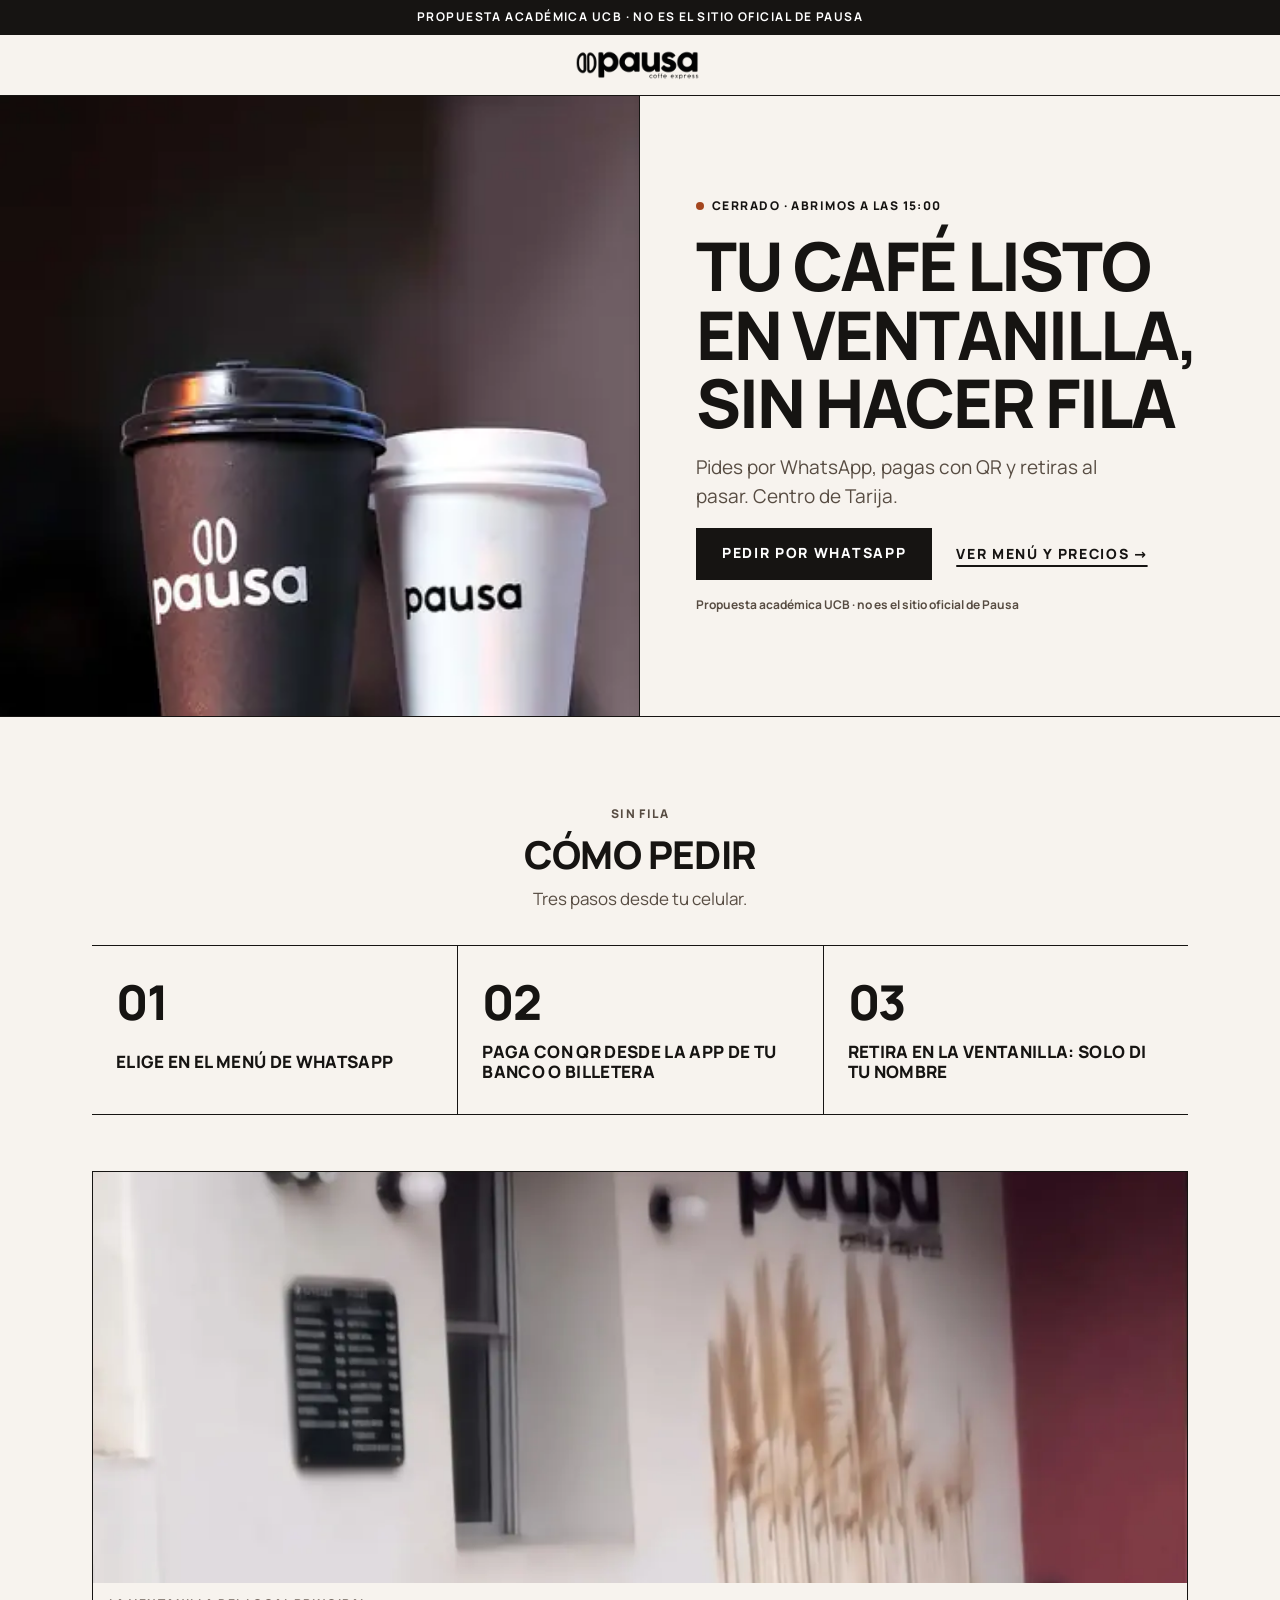
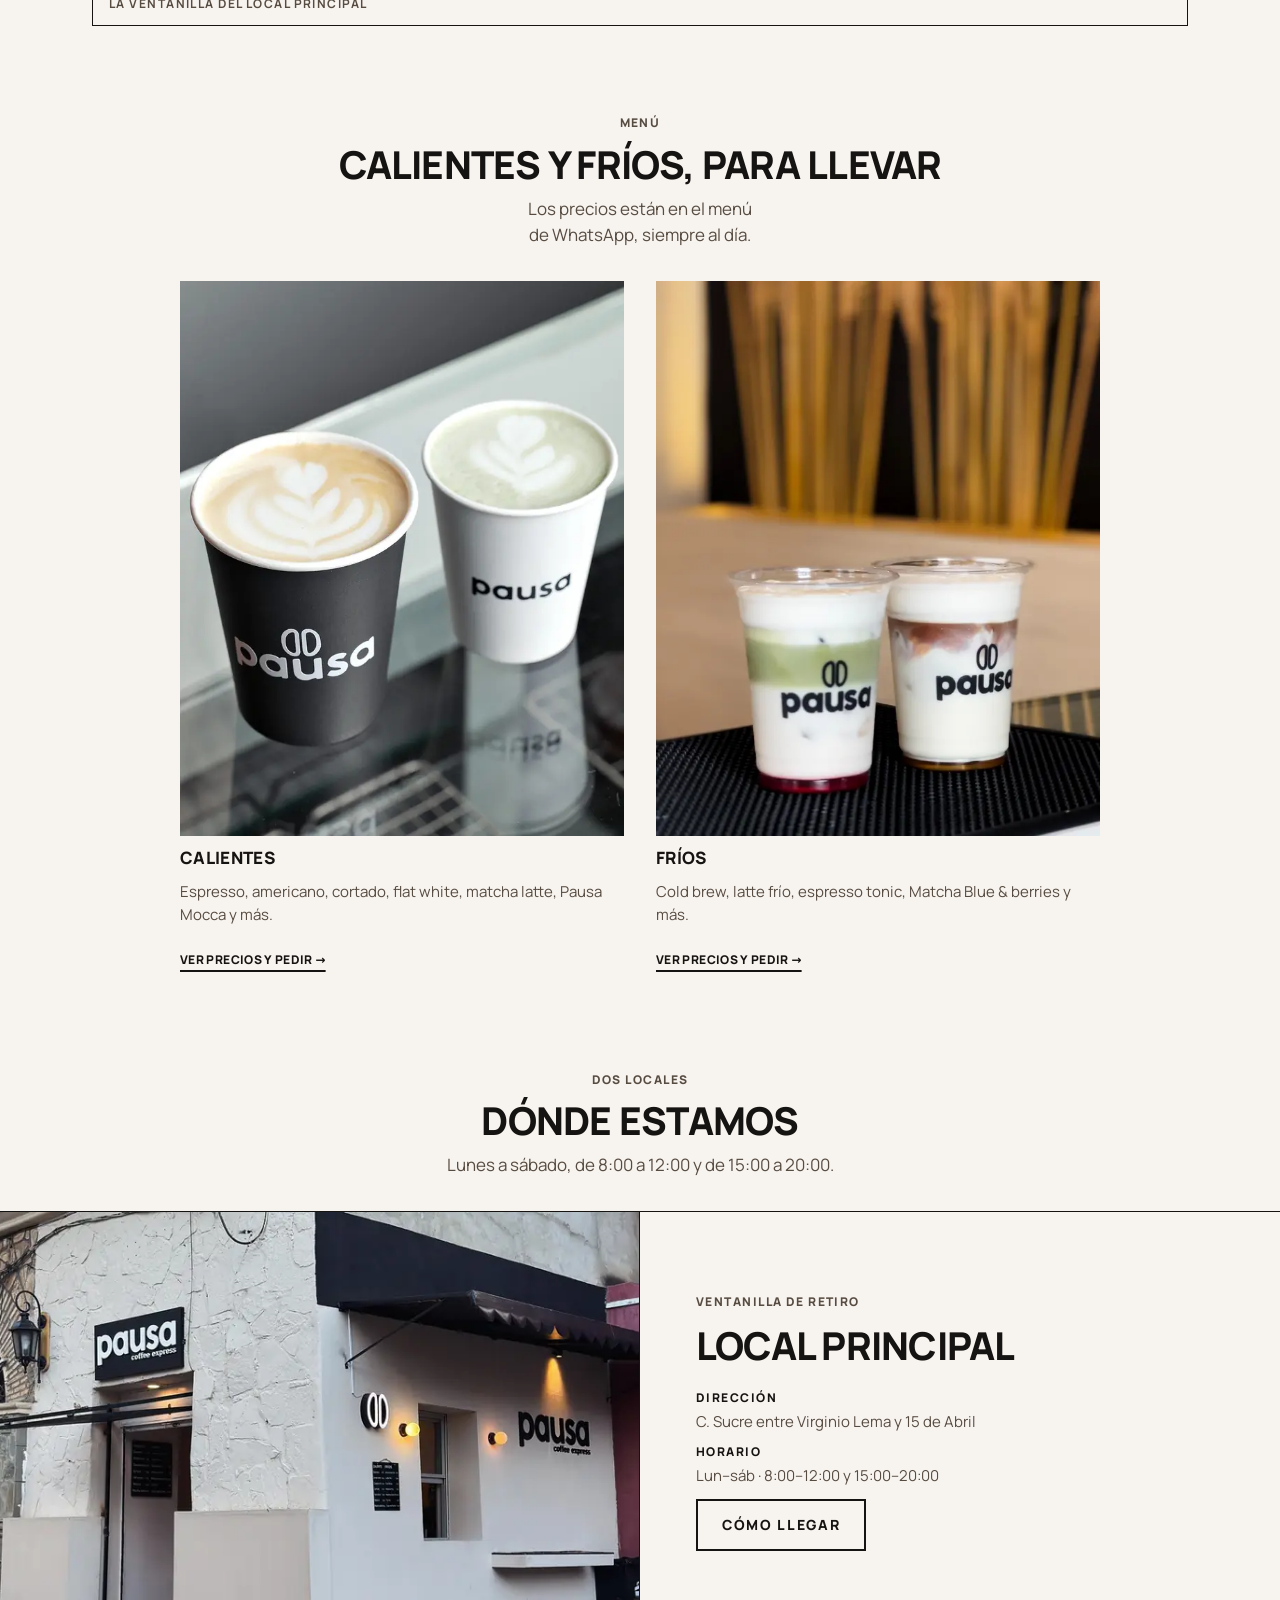
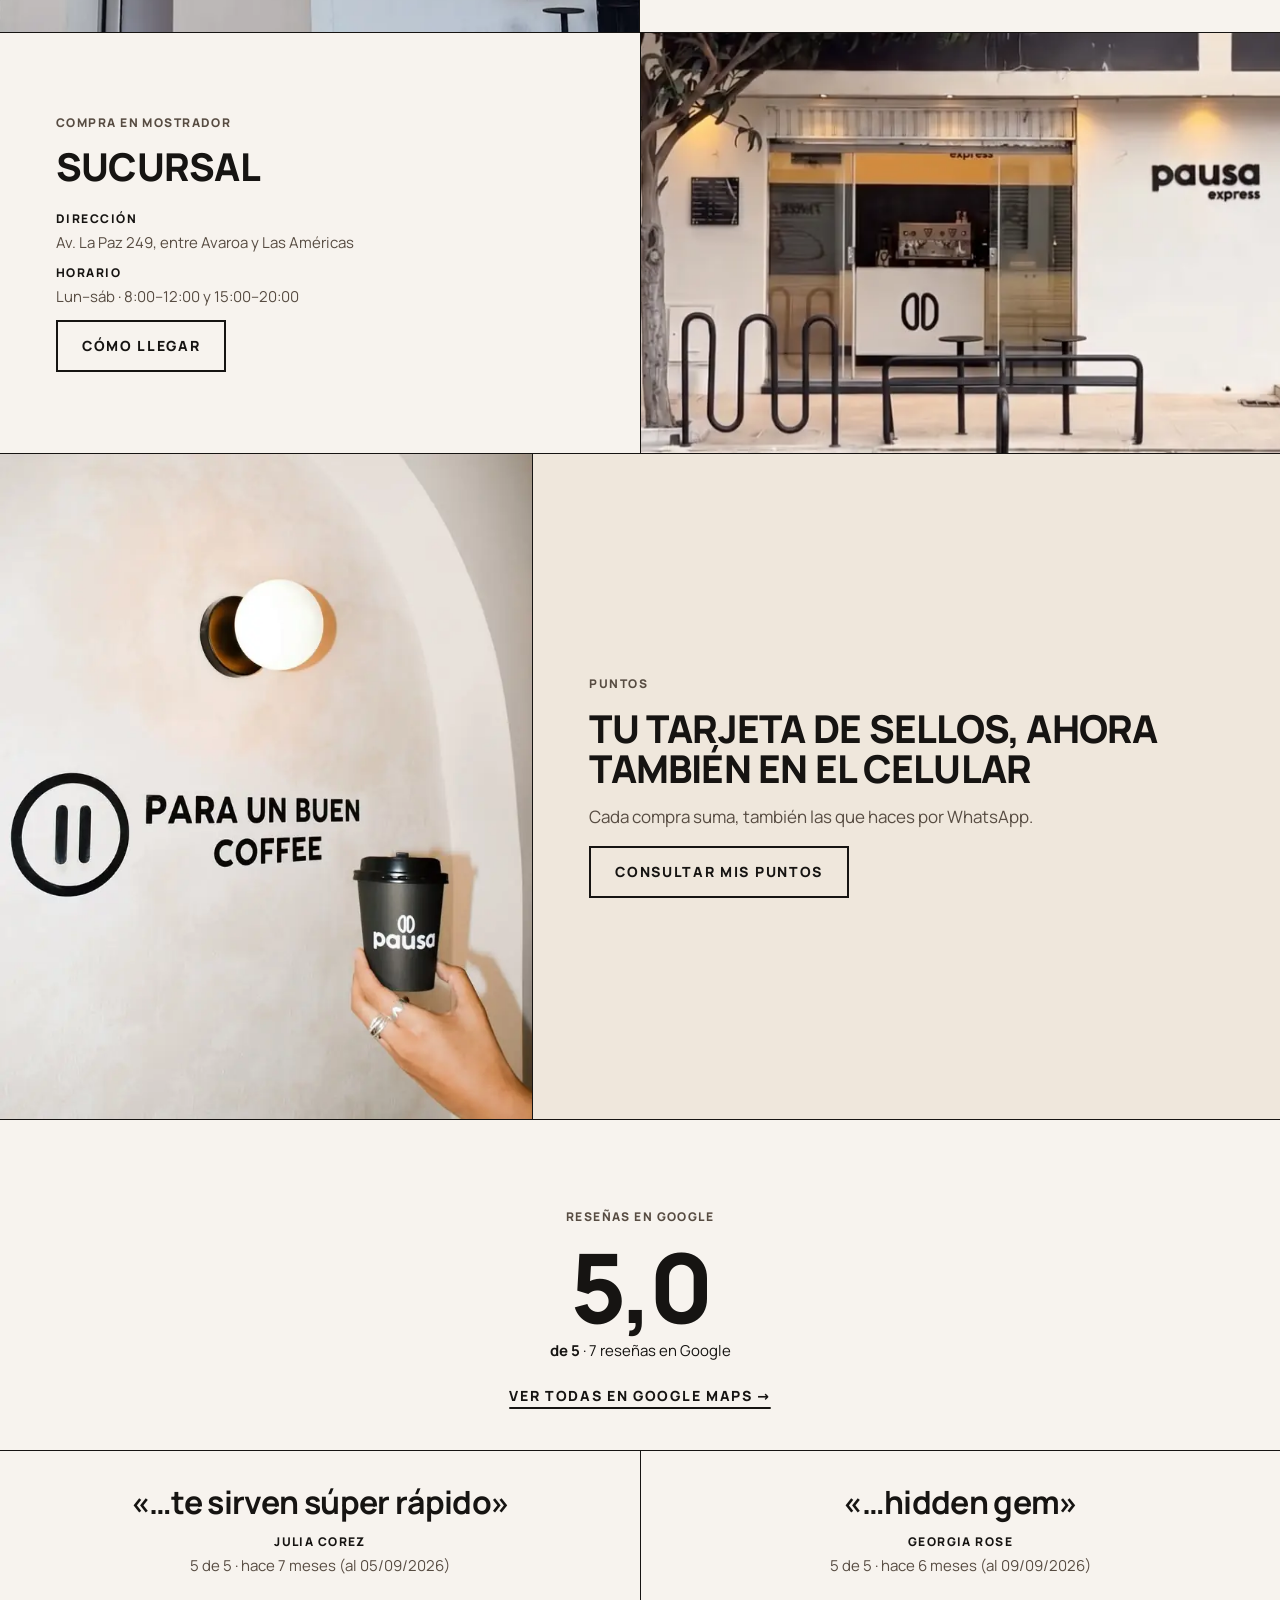
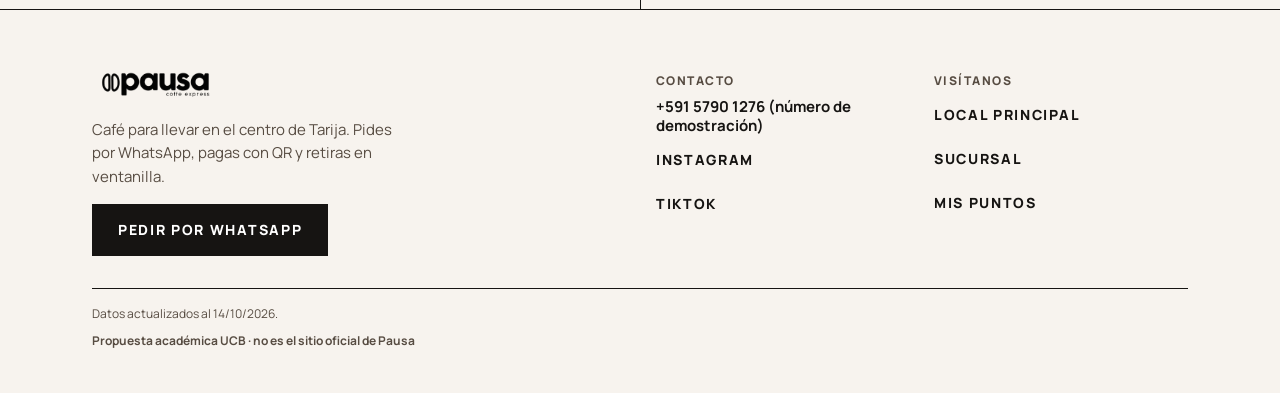
<file: index.html>
<!doctype html>
<html lang="es-BO">
<head>
<meta charset="utf-8">
<meta name="viewport" content="width=device-width, initial-scale=1, viewport-fit=cover">
<title>Pausa Coffee Express · Café para llevar en Tarija (propuesta)</title>
<meta name="description" content="Propuesta académica UCB para Pausa Coffee Express: pide por WhatsApp, paga con QR y retira en ventanilla sin hacer fila. No es el sitio oficial de Pausa.">
<!-- Propuesta académica: no se indexa para que nadie la confunda con un sitio oficial de Pausa. Quitar esta línea solo si el dueño adopta la web. -->
<meta name="robots" content="noindex">
<meta name="theme-color" content="#161412">
<link rel="manifest" href="manifest.webmanifest">
<link rel="icon" href="assets/icons/favicon-48.png" sizes="48x48">
<link rel="apple-touch-icon" href="assets/icons/apple-touch-icon.png">
<link rel="preload" href="assets/fonts/manrope-latin-wght.woff2" as="font" type="font/woff2" crossorigin>
<link rel="preload" as="image" media="(max-width: 899px)" href="assets/img/hero-720.webp" imagesrcset="assets/img/hero-480.webp 480w, assets/img/hero-720.webp 720w, assets/img/hero-960.webp 960w" imagesizes="100vw" fetchpriority="high">
<link rel="preload" as="image" media="(min-width: 900px)" href="assets/img/hero-sq-800.webp" imagesrcset="assets/img/hero-sq-800.webp 800w, assets/img/hero-sq-1200.webp 1200w" imagesizes="50vw" fetchpriority="high">
<link rel="stylesheet" href="assets/css/base.css">
<style>
  /* Aviso superior */
  .announce { margin: 0; background: var(--ink); color: var(--on-ink); text-align: center; padding: 8px var(--s3); font-size: 11px; font-weight: 700; letter-spacing: 0.06em; text-transform: uppercase; }
  @media (min-width: 600px) { .announce { font-size: var(--fs-xs); letter-spacing: var(--track); } }

  /* Cabecera con logo centrado */
  .masthead { border-bottom: 1px solid var(--ink); }
  .masthead .wrap { display: flex; justify-content: center; align-items: center; min-height: 60px; }
  .masthead img { width: 150px; height: auto; }

  /* Portada: foto a todo el ancho + bloque de texto */
  .hero { border-bottom: 1px solid var(--ink); }
  .hero__media { aspect-ratio: 16 / 10; overflow: hidden; background: #2a2622; }
  .hero__media picture, .hero__media img { display: block; width: 100%; height: 100%; }
  .hero__media img { object-fit: cover; object-position: 50% 62%; }
  .hero__text { padding: var(--s4) var(--s4) var(--s6); display: grid; gap: var(--s3); align-content: center; }
  .hero__lead { max-width: 36ch; color: var(--ink-2); }
  .hero__actions { display: flex; flex-wrap: wrap; gap: var(--s3) var(--s5); align-items: center; }
  .hero__cta { display: none; }
  @media (min-width: 900px) {
    .hero { display: grid; grid-template-columns: 1fr 1fr; }
    .hero__text { gap: var(--s4); }
    .hero__media { aspect-ratio: auto; min-height: 620px; border-right: 1px solid var(--ink); }
    .hero__media img { object-position: 50% 100%; }
    .hero__lead { font-size: 1.1875rem; }
    .hero__text { padding: var(--s8) var(--s7); }
    .hero__cta { display: inline-flex; }
  }

  h1, h2, .head p, .quote blockquote { text-wrap: balance; }
  /* Encabezado de sección centrado (título + bajada) */
  .head { text-align: center; display: grid; gap: var(--s3); justify-items: center; padding: var(--s7) var(--s4) var(--s5); }
  @media (min-width: 900px) { .head { padding: var(--s8) var(--s4) var(--s6); } }
  .head p { color: var(--ink-2); max-width: 44ch; }

  /* Cómo pedir: pasos numerados con filetes */
  .steps { list-style: none; margin: 0; padding: 0; display: grid; border-top: 1px solid var(--ink); }
  .steps li { display: grid; grid-template-columns: 64px 1fr; gap: var(--s4); align-items: baseline; padding: var(--s5) 0; border-bottom: 1px solid var(--ink); }
  .steps .num { font-size: 2rem; font-weight: 800; letter-spacing: -0.03em; line-height: 1; }
  @media (min-width: 900px) {
    .steps { grid-template-columns: repeat(3, 1fr); border-bottom: 1px solid var(--ink); }
    .steps li { grid-template-columns: 1fr; border-bottom: 0; padding: var(--s6) var(--s5); }
    .steps li + li { border-left: 1px solid var(--ink); }
    .steps .num { font-size: 3rem; }
  }
  .band-img { margin-top: var(--s6); border-top: 1px solid var(--ink); border-bottom: 1px solid var(--ink); }
  .band-img img { width: 100%; aspect-ratio: 3 / 2; object-fit: cover; }
  @media (min-width: 900px) { .band-img { max-width: calc(var(--max) - 64px); margin: var(--s7) auto 0 !important; border: 1px solid var(--ink); } .band-img img { aspect-ratio: 16 / 6; object-position: 50% 45%; } }
  .band-img figcaption { padding: var(--s3) var(--s4); font-size: var(--fs-xs); font-weight: 700; letter-spacing: var(--track); text-transform: uppercase; color: var(--ink-2); }

  /* Menú: cuadrícula de categorías */
  .cats { display: grid; grid-template-columns: 1fr 1fr; gap: var(--s5) var(--s3); }
  @media (min-width: 900px) { .cats { gap: var(--s6); max-width: 920px; margin: 0 auto; } .cat img { aspect-ratio: 1 / 1; } }
  .cat { display: flex; flex-direction: column; gap: var(--s3); }
  .cat .link-arrow { margin-top: auto; align-self: flex-start; }
  .cat img { width: 100%; aspect-ratio: 4 / 5; object-fit: cover; }
  .cat p { font-size: var(--fs-sm); color: var(--ink-2); }
  .cat .link-arrow { font-size: 0.75rem; letter-spacing: 0.03em; white-space: nowrap; }
  .menu-note { text-align: center; margin-top: var(--s6); }

  /* Dónde estamos: bloques imagen + texto */
  .locales { display: grid; border-top: 1px solid var(--ink); }
  .local { display: grid; border-bottom: 1px solid var(--ink); }
  .local__media img { width: 100%; aspect-ratio: 16 / 10; object-fit: cover; }
  .local__text { padding: var(--s5) var(--s4) var(--s6); display: grid; gap: var(--s3); align-content: center; }
  .local dl { margin: 0; display: grid; gap: 2px; font-size: var(--fs-sm); }
  .local dt { font-size: var(--fs-xs); font-weight: 800; letter-spacing: var(--track); text-transform: uppercase; margin-top: var(--s2); }
  .local dd { margin: 0; color: var(--ink-2); }
  @media (min-width: 900px) {
    .local { grid-template-columns: 1fr 1fr; }
    .local__media { border-right: 1px solid var(--ink); }
    .local:nth-child(even) .local__media { order: 2; border-right: 0; border-left: 1px solid var(--ink); }
    .local__text { padding: var(--s7); }
    .local__media img { height: 100%; aspect-ratio: auto; min-height: 420px; }
  }

  /* Puntos: banda crema con imagen y texto */
  .club { background: var(--cream); border-bottom: 1px solid var(--ink); }
  .club__inner { display: grid; }
  .club__media img { width: 100%; aspect-ratio: 4 / 3; object-fit: cover; object-position: 50% 60%; }
  .club__text { padding: var(--s6) var(--s4) var(--s7); display: grid; gap: var(--s4); align-content: center; }
  @media (min-width: 900px) {
    .club__inner { grid-template-columns: 5fr 7fr; }
    .club__media { border-right: 1px solid var(--ink); }
    .club__media img { height: 100%; aspect-ratio: auto; min-height: 480px; }
    .club__text { padding: var(--s7); }
  }

  /* Reseñas */
  .score { display: grid; justify-items: center; gap: var(--s1); }
  .score b { font-size: clamp(3.5rem, 16vw, 6rem); font-weight: 800; letter-spacing: -0.04em; line-height: 1; }
  .quotes { display: grid; border-top: 1px solid var(--ink); margin-top: var(--s6); }
  .quote { margin: 0; padding: var(--s6) var(--s4); border-bottom: 1px solid var(--ink); text-align: center; display: grid; gap: var(--s3); }
  .quote blockquote { margin: 0; font-size: clamp(1.4rem, 5.5vw, 2rem); font-weight: 700; letter-spacing: -0.02em; line-height: 1.2; }
  .quote figcaption { display: grid; gap: 2px; font-size: var(--fs-sm); color: var(--ink-2); }
  .quote cite { font-style: normal; font-size: var(--fs-xs); font-weight: 800; letter-spacing: var(--track); text-transform: uppercase; color: var(--ink); }
  @media (min-width: 900px) { .quotes { grid-template-columns: 1fr 1fr; } .quote + .quote { border-left: 1px solid var(--ink); } }

  /* Pie */
  .foot { margin-top: 0; }
  .foot__grid { display: grid; gap: var(--s6); padding: var(--s7) 0 var(--s6); }
  .foot__grid img { width: 132px; height: auto; }
  .foot ul { list-style: none; margin: 0; padding: 0; display: grid; }
  .foot li a { display: inline-flex; align-items: center; min-height: 44px; font-size: 0.875rem; font-weight: 800; letter-spacing: var(--track); text-transform: uppercase; text-decoration: none; }
  .foot li a.tel { text-transform: none; letter-spacing: 0; font-weight: 700; font-size: var(--fs-sm); line-height: 1.3; }
  .foot__cols { display: grid; grid-template-columns: 1fr 1fr; gap: var(--s5); }
  .foot__legal { border-top: 1px solid var(--ink); padding: var(--s4) 0 var(--s5); display: grid; gap: var(--s2); }
  @media (min-width: 900px) { .foot__grid { grid-template-columns: 2fr 2fr; } }
  @media (min-width: 900px) { .bottom-bar { display: none; } .has-bar { padding-bottom: 0; } }
</style>
</head>
<body class="has-bar">

<p class="announce">Propuesta académica UCB · no es el sitio oficial de Pausa</p>

<header class="masthead">
  <div class="wrap"><img src="assets/img/logo-negro-360.webp" width="360" height="98" alt="Pausa Coffee Express"></div>
</header>

<main>
  <!-- 1. Primera pantalla -->
  <section class="hero" aria-labelledby="titulo">
    <div class="hero__media">
      <picture>
        <source media="(min-width: 900px)" srcset="assets/img/hero-sq-800.webp 800w, assets/img/hero-sq-1200.webp 1200w" sizes="50vw" width="800" height="800">
        <img src="assets/img/hero-720.webp"
             srcset="assets/img/hero-480.webp 480w, assets/img/hero-720.webp 720w, assets/img/hero-960.webp 960w"
             sizes="100vw" width="720" height="540" fetchpriority="high" decoding="async"
             alt="Dos vasos para llevar de Pausa, uno negro y uno blanco, frente al local">
      </picture>
    </div>
    <div class="hero__text">
      <span class="status" data-status aria-live="polite">Lun–sáb · 8–12 y 15–20</span>
      <h1 id="titulo">Tu café listo en ventanilla, sin hacer fila</h1>
      <p class="hero__lead">Pides por WhatsApp, pagas con QR y retiras al pasar. Centro de Tarija.</p>
      <div class="hero__actions">
        <a class="btn btn--primary hero__cta" data-wa="web" href="#" target="_blank">Pedir por WhatsApp</a>
        <a class="link-arrow" data-catalog href="#" target="_blank">Ver menú y precios →</a>
      </div>
      <p class="note-propuesta">Propuesta académica UCB · no es el sitio oficial de Pausa</p>
    </div>
  </section>

  <!-- 2. Cómo pedir (F11) -->
  <section id="como-pedir" aria-labelledby="h-como">
    <div class="head">
      <span class="eyebrow">Sin fila</span>
      <h2 id="h-como">Cómo pedir</h2>
      <p>Tres pasos desde tu celular.</p>
    </div>
    <div class="wrap">
      <ol class="steps">
        <li><span class="num">01</span><h3>Elige en el menú de WhatsApp</h3></li>
        <li><span class="num">02</span><h3>Paga con QR desde la app de tu banco o billetera</h3></li>
        <li><span class="num">03</span><h3>Retira en la ventanilla: solo di tu nombre</h3></li>
      </ol>
    </div>
    <figure class="band-img" style="margin-left:0;margin-right:0;margin-bottom:0">
      <img src="assets/img/ventanilla-wide-800.webp" srcset="assets/img/ventanilla-wide-800.webp 800w, assets/img/ventanilla-wide-1200.webp 1200w" sizes="100vw"
           width="800" height="533" loading="lazy" decoding="async"
           alt="Lateral del local principal de Pausa con la ventana de retiro y el isotipo en la pared">
      <figcaption>La ventanilla del local principal</figcaption>
    </figure>
  </section>

  <!-- 3. Menú por categorías (F7) · opción A: sin precios propios -->
  <section id="menu" aria-labelledby="h-menu">
    <div class="head">
      <span class="eyebrow">Menú</span>
      <h2 id="h-menu">Calientes y fríos, para llevar</h2>
      <p>Los precios están en el menú de WhatsApp, siempre al día.</p>
    </div>
    <div class="wrap">
      <div class="cats">
        <article class="cat">
          <img src="assets/img/menu-calientes-400.webp" srcset="assets/img/menu-calientes-400.webp 400w, assets/img/menu-calientes-640.webp 640w" sizes="(min-width: 900px) 540px, 50vw"
               width="400" height="500" loading="lazy" decoding="async" alt="Vaso negro y vaso blanco de Pausa con latte art">
          <h3>Calientes</h3>
          <p>Espresso, americano, cortado, flat white, matcha latte, Pausa Mocca y más.</p>
          <a class="link-arrow" data-catalog href="#" target="_blank">Ver precios y pedir →</a>
        </article>
        <article class="cat">
          <img src="assets/img/menu-frios-400.webp" srcset="assets/img/menu-frios-400.webp 400w, assets/img/menu-frios-640.webp 640w" sizes="(min-width: 900px) 540px, 50vw"
               width="400" height="500" loading="lazy" decoding="async" alt="Matcha latte frío y latte frío en vasos de Pausa">
          <h3>Fríos</h3>
          <p>Cold brew, latte frío, espresso tonic, Matcha Blue &amp; berries y más.</p>
          <a class="link-arrow" data-catalog href="#" target="_blank">Ver precios y pedir →</a>
        </article>
      </div>
    </div>
  </section>

  <!-- 4. Dónde estamos (F9, F13) -->
  <section id="donde" aria-labelledby="h-donde">
    <div class="head">
      <span class="eyebrow">Dos locales</span>
      <h2 id="h-donde">Dónde estamos</h2>
      <p>Lunes a sábado, de 8:00 a 12:00 y de 15:00 a 20:00.</p>
    </div>
    <div class="locales">
      <article class="local">
        <div class="local__media">
          <img src="assets/img/fachada-principal-720.webp" srcset="assets/img/fachada-principal-480.webp 480w, assets/img/fachada-principal-720.webp 720w" sizes="(min-width: 900px) 50vw, 100vw"
               width="720" height="450" loading="lazy" decoding="async" alt="Fachada del local principal: esquina blanca con letrero y toldo negro">
        </div>
        <div class="local__text">
          <span class="eyebrow">Ventanilla de retiro</span>
          <h3 style="font-size:var(--fs-lg);letter-spacing:-0.02em">Local principal</h3>
          <dl>
            <dt>Dirección</dt><dd>C. Sucre entre Virginio Lema y 15 de Abril</dd>
            <dt>Horario</dt><dd>Lun–sáb · 8:00–12:00 y 15:00–20:00</dd>
          </dl>
          <div><a class="btn btn--secondary" data-maps="principal" href="#" target="_blank">Cómo llegar</a></div>
        </div>
      </article>
      <article class="local">
        <div class="local__media">
          <img src="assets/img/fachada-sucursal-720.webp" srcset="assets/img/fachada-sucursal-480.webp 480w, assets/img/fachada-sucursal-720.webp 720w" sizes="(min-width: 900px) 50vw, 100vw"
               width="720" height="450" loading="lazy" decoding="async" alt="Fachada de la sucursal con vidriera y aparcabicicletas">
        </div>
        <div class="local__text">
          <span class="eyebrow">Compra en mostrador</span>
          <h3 style="font-size:var(--fs-lg);letter-spacing:-0.02em">Sucursal</h3>
          <dl>
            <dt>Dirección</dt><dd>Av. La Paz 249, entre Avaroa y Las Américas</dd>
            <dt>Horario</dt><dd>Lun–sáb · 8:00–12:00 y 15:00–20:00</dd>
          </dl>
          <div><a class="btn btn--secondary" data-maps="sucursal" href="#" target="_blank">Cómo llegar</a></div>
        </div>
      </article>
    </div>
  </section>

  <!-- 5. Puntos (F12) -->
  <section class="club" id="puntos" aria-labelledby="h-puntos">
    <div class="club__inner">
      <div class="club__media">
        <img src="assets/img/puntos-400.webp" srcset="assets/img/puntos-400.webp 400w, assets/img/puntos-720.webp 720w" sizes="(min-width: 900px) 42vw, 100vw"
             width="400" height="500" loading="lazy" decoding="async" alt="Mano con un vaso de Pausa frente a la pared «Para un buen coffee»">
      </div>
      <div class="club__text">
        <span class="eyebrow">Puntos</span>
        <h2 id="h-puntos">Tu tarjeta de sellos, ahora también en el celular</h2>
        <p class="muted">Cada compra suma, también las que haces por WhatsApp.</p>
        <div><a class="btn btn--secondary" href="puntos.html">Consultar mis puntos</a></div>
      </div>
    </div>
  </section>

  <!-- 6. Reseñas reales de Google (F10) -->
  <section id="resenas" aria-labelledby="h-resenas">
    <div class="head">
      <span class="eyebrow">Reseñas en Google</span>
      <h2 id="h-resenas" class="visually-hidden">Reseñas</h2>
      <!-- Cifra de la ficha real (C26, 09/09/2026). [VERIFICAR la cifra vigente al publicar] -->
      <div class="score"><b>5,0</b><span class="small"><strong>de 5</strong> · 7 reseñas en Google</span></div>
      <a class="link-arrow" data-maps="ficha" href="#" target="_blank">Ver todas en Google Maps →</a>
    </div>
    <!-- Fragmentos textuales de reseñas reales (C2 y C26). [VERIFICAR: copiar el texto completo desde la ficha] -->
    <div class="quotes" style="margin-top:0">
      <figure class="quote">
        <blockquote>«…te sirven súper rápido»</blockquote>
        <figcaption><cite>Julia Corez</cite><span>5 de 5 · hace 7 meses (al 05/09/2026)</span></figcaption>
      </figure>
      <figure class="quote">
        <blockquote lang="en">«…hidden gem»</blockquote>
        <figcaption><cite>Georgia Rose</cite><span>5 de 5 · hace 6 meses (al 09/09/2026)</span></figcaption>
      </figure>
    </div>
  </section>
</main>

<!-- 7. Pie -->
<footer class="foot">
  <div class="wrap">
    <div class="foot__grid">
      <div class="grid" style="gap:var(--s4)">
        <img src="assets/img/logo-negro-360.webp" width="360" height="98" alt="Pausa Coffee Express" loading="lazy">
        <p class="muted small" style="max-width:36ch">Café para llevar en el centro de Tarija. Pides por WhatsApp, pagas con QR y retiras en ventanilla.</p>
        <div><a class="btn btn--primary" data-wa="web" href="#" target="_blank">Pedir por WhatsApp</a></div>
      </div>
      <div class="foot__cols">
      <div>
        <span class="eyebrow">Contacto</span>
        <ul>
          <li><a class="tel" data-wa="web" href="#" target="_blank" data-wa-number>+591</a></li>
          <li><a data-conf="INSTAGRAM" href="#" target="_blank">Instagram</a></li>
          <li><a data-conf="TIKTOK" href="#" target="_blank">TikTok</a></li>
        </ul>
      </div>
      <div>
        <span class="eyebrow">Visítanos</span>
        <ul>
          <li><a data-maps="principal" href="#" target="_blank">Local principal</a></li>
          <li><a data-maps="sucursal" href="#" target="_blank">Sucursal</a></li>
          <li><a href="puntos.html">Mis puntos</a></li>
        </ul>
      </div>
      </div>
    </div>
    <div class="foot__legal">
      <p class="xsmall muted">Datos actualizados al <span data-updated>14/10/2026</span>.</p>
      <p class="note-propuesta">Propuesta académica UCB · no es el sitio oficial de Pausa</p>
    </div>
  </div>
</footer>

<!-- CTA fijo al alcance del pulgar (celular) -->
<div class="bottom-bar">
  <a class="btn btn--primary btn--block" data-wa="web" href="#" target="_blank">
    <svg viewBox="0 0 24 24" fill="none" stroke="currentColor" stroke-width="2" stroke-linecap="round" stroke-linejoin="round" aria-hidden="true"><path d="M21 12a8.5 8.5 0 0 1-12.6 7.4L3 21l1.6-5.2A8.5 8.5 0 1 1 21 12z"/></svg>
    Pedir por WhatsApp
  </a>
</div>

<script src="assets/js/config.js" defer></script>
<script src="assets/js/main.js" defer></script>
</body>
</html>
</file>
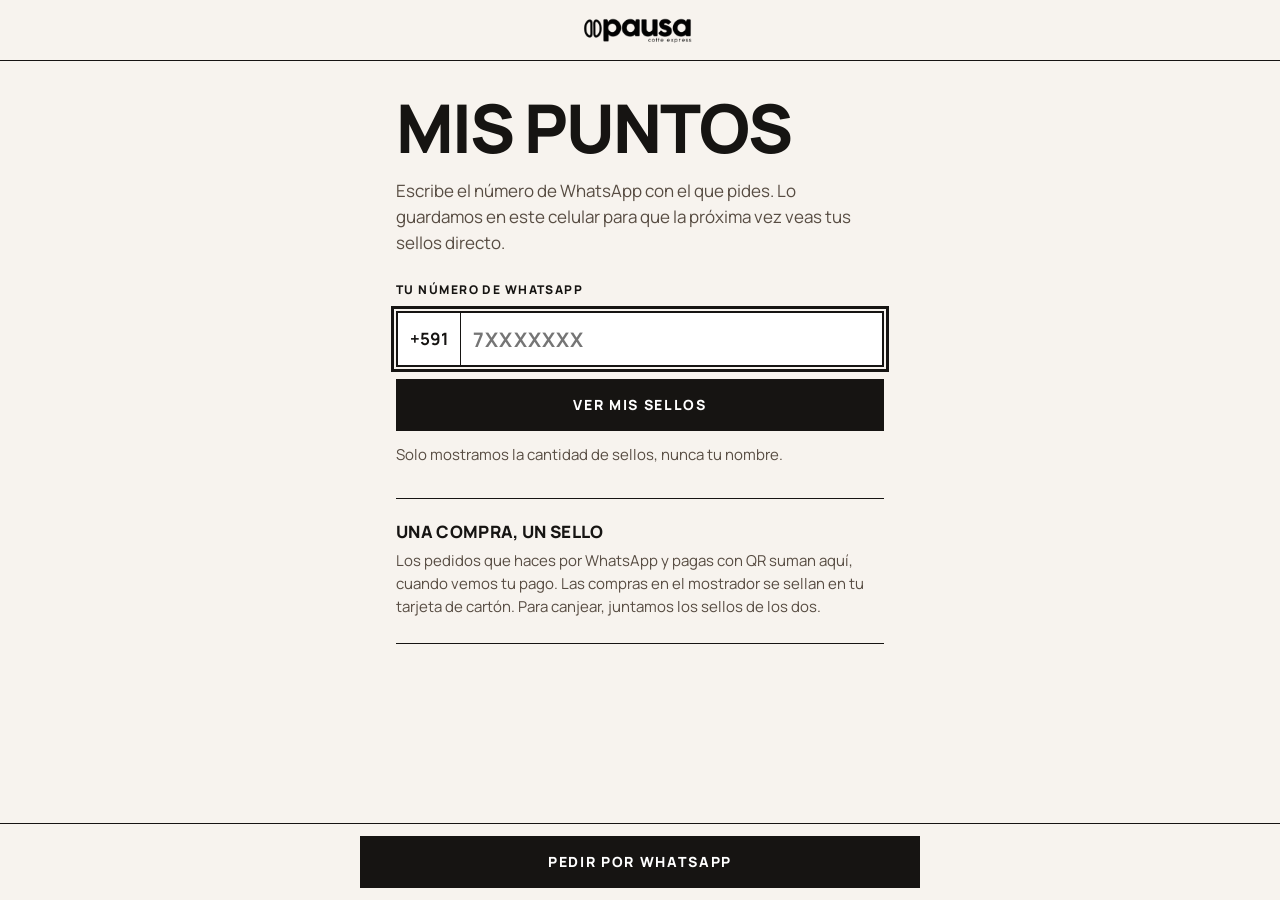
<file: puntos.html>
<!doctype html>
<html lang="es-BO">
<head>
<meta charset="utf-8">
<meta name="viewport" content="width=device-width, initial-scale=1, viewport-fit=cover">
<title>Mis puntos · Pausa Coffee Express (propuesta)</title>
<meta name="robots" content="noindex">
<meta name="referrer" content="no-referrer">
<meta name="theme-color" content="#161412">
<link rel="manifest" href="manifest.webmanifest">
<link rel="icon" href="assets/icons/favicon-48.png" sizes="48x48">
<link rel="apple-touch-icon" href="assets/icons/apple-touch-icon.png">
<link rel="preload" href="assets/fonts/manrope-latin-wght.woff2" as="font" type="font/woff2" crossorigin>
<link rel="stylesheet" href="assets/css/base.css">
<style>
  .masthead { border-bottom: 1px solid var(--ink); }
  .masthead .wrap { display: flex; justify-content: center; align-items: center; min-height: 60px; }
  .masthead img { width: 132px; height: auto; }
  .page { max-width: 520px; margin: 0 auto; padding: var(--s6) var(--s4) var(--s5); }
  .panel { min-height: 300px; display: grid; gap: var(--s4); align-content: start; }

  /* Buscador por número */
  .lookup { display: grid; gap: var(--s3); margin-top: var(--s2); }
  .lookup label { font-size: var(--fs-xs); font-weight: 800; letter-spacing: var(--track); text-transform: uppercase; }
  .field { display: grid; grid-template-columns: auto 1fr; border: 2px solid var(--ink); background: #fff; }
  .field span { display: grid; place-items: center; padding: 0 var(--s3); font-weight: 700; border-right: 1px solid var(--ink); }
  .field input { min-height: var(--tap); border: 0; padding: 0 var(--s3); font: 700 1.25rem/1 var(--font); letter-spacing: 0.06em; color: var(--ink); background: transparent; width: 100%; }
  .field input:focus { outline: none; }
  .field:focus-within { outline: 3px solid var(--ink); outline-offset: 2px; }
  .hint { font-size: var(--fs-sm); color: var(--ink-2); }
  .error { font-size: var(--fs-sm); color: var(--closed); font-weight: 700; }

  /* Resultado */
  .who { display: flex; flex-wrap: wrap; align-items: center; gap: var(--s2) var(--s4); font-size: var(--fs-sm); color: var(--ink-2); }
  .who button { background: none; border: 0; padding: 0; min-height: 44px; font: 800 0.8125rem/1 var(--font); letter-spacing: var(--track); text-transform: uppercase; color: var(--ink); text-decoration: underline; text-underline-offset: 5px; cursor: pointer; }
  .count { display: flex; align-items: baseline; gap: var(--s2); border-top: 1px solid var(--ink); padding-top: var(--s4); }
  .count__n { font-size: 5rem; font-weight: 800; line-height: 1; letter-spacing: -0.05em; }
  .count__of { font-size: var(--fs-md); font-weight: 800; letter-spacing: var(--track); text-transform: uppercase; color: var(--ink-2); }
  .stamps { list-style: none; margin: 0; padding: 0; display: grid; grid-template-columns: repeat(5, 1fr); gap: var(--s3); max-width: 340px; }
  .stamps li { aspect-ratio: 1; border-radius: 50%; border: 2px dashed var(--sand); background: #fff; display: grid; place-items: center; }
  .stamps li.on { border: 2px solid var(--ink); background: var(--ink); }
  .stamps li.on svg { width: 55%; height: 55%; color: #fff; }

  .install { margin-top: var(--s6); display: grid; gap: var(--s3); justify-items: start; }
  .install[hidden] { display: none; }
  .install h2 { font-size: var(--fs-md); letter-spacing: 0.02em; }
  .rule-box { margin-top: var(--s6); border-top: 1px solid var(--ink); border-bottom: 1px solid var(--ink); padding: var(--s5) 0; display: grid; gap: var(--s2); }
  .rule-box h2 { font-size: var(--fs-md); letter-spacing: 0.02em; }
</style>
</head>
<body class="has-bar">
<header class="masthead">
  <div class="wrap"><a href="./" aria-label="Ir a la página de Pausa Coffee Express"><img src="assets/img/logo-negro-360.webp" width="360" height="98" alt="Pausa Coffee Express"></a></div>
</header>

<div class="page">
  <main class="panel" id="panel" aria-live="polite">
    <h1>Mis puntos</h1>
    <p class="muted">Cargando…</p>
  </main>

  <section class="install" id="instalar" hidden aria-labelledby="h-instalar">
    <h2 id="h-instalar">Ten tus sellos a un toque</h2>
    <p class="small muted">Instala esta página como app en tu celular: abre directo en tus sellos, sin buscar el enlace.</p>
    <button class="btn btn--secondary" type="button" id="instalar-btn">Instalar en mi celular</button>
  </section>

  <section class="rule-box" aria-labelledby="h-regla">
    <h2 id="h-regla">Una compra, un sello</h2>
    <p class="small muted">Los pedidos que haces por WhatsApp y pagas con QR suman aquí, cuando vemos tu pago. Las compras en el mostrador se sellan en tu tarjeta de cartón. Para canjear, juntamos los sellos de los dos.</p>
  </section>

</div>

<div class="bottom-bar">
  <a class="btn btn--primary btn--block" data-wa="web" href="#" target="_blank">Pedir por WhatsApp</a>
</div>

<script src="assets/js/config.js?v=2" defer></script>
<script src="assets/js/main.js?v=2" defer></script>
<script src="assets/js/puntos.js?v=2" defer></script>
</body>
</html>
</file>
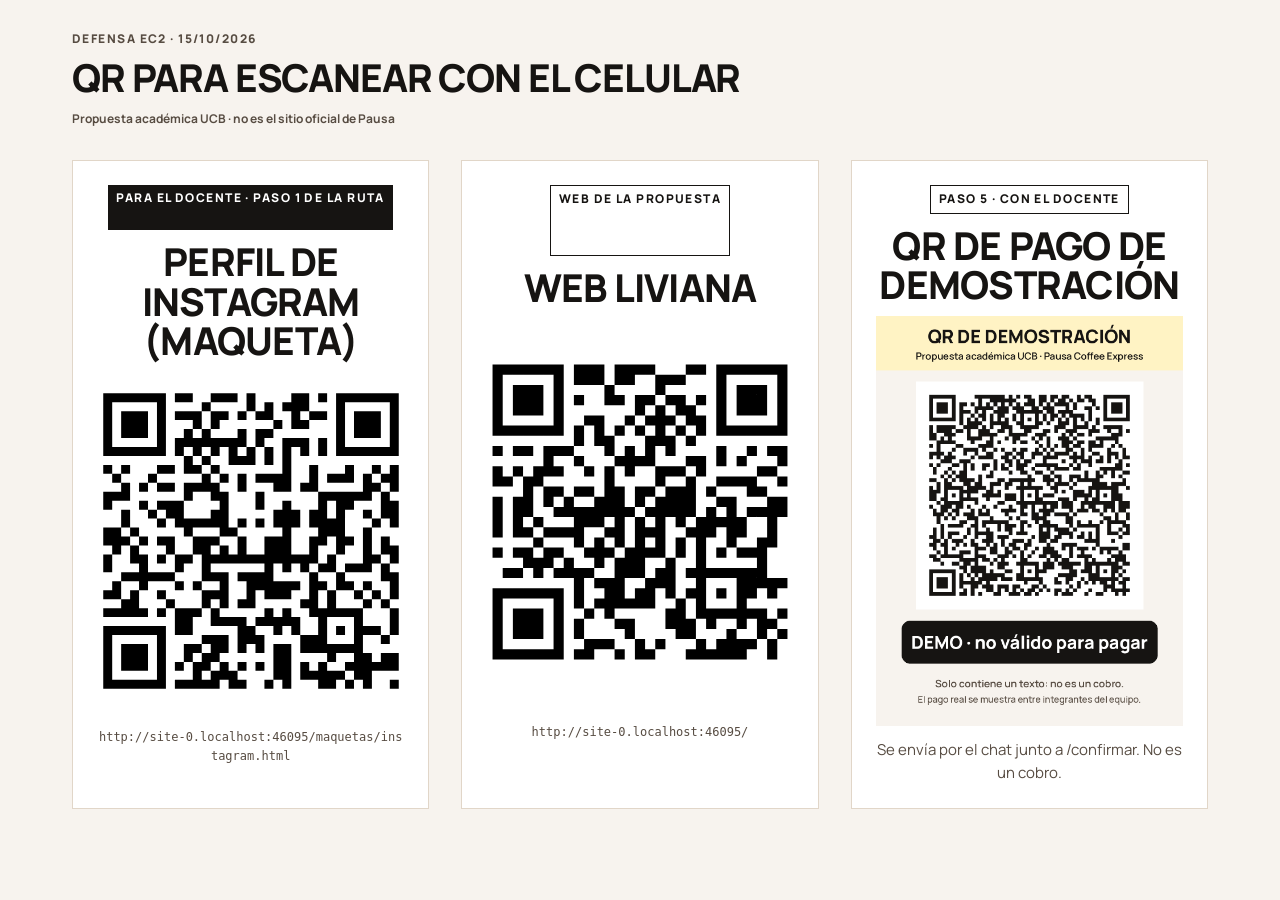
<file: qr.html>
<!doctype html>
<html lang="es-BO">
<head>
<meta charset="utf-8">
<meta name="viewport" content="width=device-width, initial-scale=1">
<title>QR de la defensa · Propuesta Pausa (UCB)</title>
<meta name="robots" content="noindex, nofollow">
<link rel="icon" href="assets/icons/favicon-48.png" sizes="48x48">
<link rel="stylesheet" href="assets/css/base.css">
<style>
  body { background: var(--paper); }
  .qrs { display: grid; gap: var(--s6); padding: var(--s6) 0; }
  @media (min-width: 900px) { .wrap { max-width: 1200px; } .qrs { grid-template-columns: repeat(3, 1fr); } }
  .qr { background: #fff; border: 1px solid var(--line); border-radius: var(--radius); padding: var(--s5); display: grid; gap: var(--s3); justify-items: center; text-align: center; }
  .qr svg, .qr img { width: 100%; max-width: 340px; height: auto; }
  .qr code { font-size: var(--fs-xs); word-break: break-all; color: var(--ink-2); }
</style>
</head>
<body>
<div class="wrap">
  <header style="padding-top:var(--s5)">
    <span class="eyebrow">Defensa EC2 · 15/10/2026</span>
    <h1 style="font-size:var(--fs-lg);margin-top:var(--s2)">QR para escanear con el celular</h1>
    <p class="note-propuesta" style="margin-top:var(--s3)">Propuesta académica UCB · no es el sitio oficial de Pausa</p>
  </header>
  <div class="qrs">
    <section class="qr">
      <span class="tag">Para el docente · paso 1 de la ruta</span>
      <h2>Perfil de Instagram (maqueta)</h2>
      <div id="qr-ig" role="img" aria-label="Código QR de la maqueta del perfil de Instagram"></div>
      <code id="url-ig"></code>
    </section>
    <section class="qr">
      <span class="tag tag--light">Web de la propuesta</span>
      <h2>Web liviana</h2>
      <div id="qr-web" role="img" aria-label="Código QR de la web de la propuesta"></div>
      <code id="url-web"></code>
    </section>
    <section class="qr">
      <span class="tag tag--light">Paso 5 · con el docente</span>
      <h2>QR de pago de demostración</h2>
      <img src="demo/qr-demo-no-valido-para-pagar.png" width="1080" height="1440" alt="QR de demostración, no válido para pagar: solo contiene un texto">
      <p class="small muted">Se envía por el chat junto a /confirmar. No es un cobro.</p>
    </section>
  </div>
</div>
<script src="assets/js/qrcode.js"></script>
<script>
  function draw(id, url) {
    var q = qrcode(0, "M"); q.addData(url); q.make();
    document.getElementById(id).innerHTML = q.createSvgTag({ cellSize: 8, margin: 2, scalable: true });
    document.getElementById("url-" + id.split("-")[1]).textContent = url;
  }
  var base = new URL("./", location.href).href;
  draw("qr-ig", base + "maquetas/instagram.html");
  draw("qr-web", base);
</script>
</body>
</html>
</file>
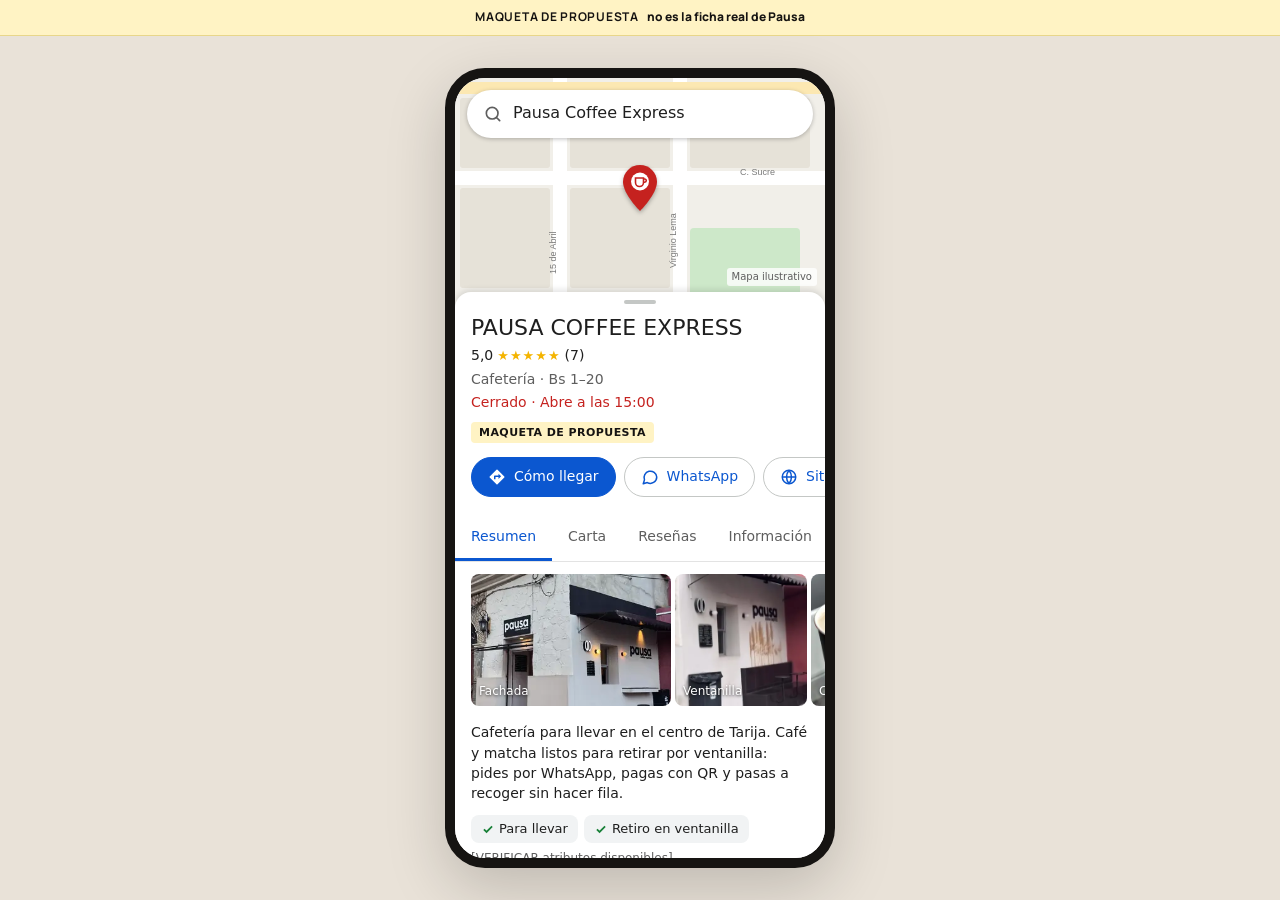
<file: maquetas/maps.html>
<!doctype html>
<html lang="es-BO">
<head>
<meta charset="utf-8">
<meta name="viewport" content="width=device-width, initial-scale=1, viewport-fit=cover">
<title>Maqueta de propuesta · Ficha de Pausa en Maps</title>
<meta name="robots" content="noindex, nofollow">
<link rel="icon" href="../assets/icons/favicon-48.png" sizes="48x48">
<link rel="stylesheet" href="../assets/css/base.css">
<link rel="stylesheet" href="maqueta.css">
<style>
  /* Interfaz de mapa genérica: tipografía del sistema (Roboto en Android), sin logotipos */
  .gm, .gm button { font-family: Roboto, system-ui, -apple-system, "Segoe UI", Arial, sans-serif; }
  .gm { --blue: #1A73E8; --blue-ink: #0B57D0; --txt: #1F1F1F; --txt2: #5E5E5E; --div: #E3E3E3; --ok: #188038; --no: #C5221F; --star: #F4B400; color: var(--txt); font-size: 14px; background: #fff; }
  .screen.gm { padding: 0; }

  /* Mapa ilustrativo */
  .map { position: relative; height: 230px; overflow: hidden; background: #F1EFE9; }
  .map svg.streets { position: absolute; inset: 0; width: 100%; height: 100%; }
  .search { position: absolute; top: 12px; left: 12px; right: 12px; z-index: 2; display: flex; align-items: center; gap: 10px; height: 48px; padding: 0 16px; border-radius: 24px; background: #fff; box-shadow: 0 1px 4px rgba(0,0,0,.25); font-size: 16px; }
  .search svg { width: 20px; height: 20px; color: var(--txt2); flex: none; }
  .pin { position: absolute; left: 50%; top: 58%; transform: translate(-50%, -100%); z-index: 1; filter: drop-shadow(0 2px 2px rgba(0,0,0,.3)); }
  .pin svg { width: 34px; height: 46px; display: block; }
  .map-note { position: absolute; right: 8px; bottom: 22px; z-index: 1; font-size: 10px; color: var(--txt2); background: rgba(255,255,255,.8); padding: 1px 5px; border-radius: 3px; }

  /* Hoja de la ficha */
  .sheet { position: relative; margin-top: -16px; background: #fff; border-radius: 16px 16px 0 0; box-shadow: 0 -2px 6px rgba(0,0,0,.12); padding: 8px 0 24px; z-index: 3; }
  .handle { width: 32px; height: 4px; border-radius: 2px; background: #C4C7C5; margin: 0 auto 10px; }
  .pad { padding: 0 16px; }
  .gm h1 { font-size: 22px; font-weight: 400; letter-spacing: 0; line-height: 1.25; }
  .meta { color: var(--txt2); display: grid; gap: 2px; margin-top: 4px; }
  .rate { display: flex; align-items: center; gap: 4px; color: var(--txt); }
  .stars { color: var(--star); letter-spacing: 1px; font-size: 13px; }
  .open-line [data-open="true"] { color: var(--ok); }
  .open-line [data-open="false"] { color: var(--no); }
  .open-line .st { font-weight: 500; }

  .actions { display: flex; gap: 8px; overflow-x: auto; padding: 14px 16px 4px; scrollbar-width: none; }
  .actions::-webkit-scrollbar { display: none; }
  .act { flex: none; display: inline-flex; align-items: center; gap: 8px; height: 40px; padding: 0 16px; border-radius: 20px; border: 1px solid #C4C7C5; background: #fff; color: var(--blue-ink); font-weight: 500; font-size: 14px; text-decoration: none; }
  .act--main { background: var(--blue-ink); border-color: var(--blue-ink); color: #fff; }
  .act svg { width: 18px; height: 18px; }

  .tabs { display: flex; border-bottom: 1px solid var(--div); margin-top: 12px; overflow-x: auto; scrollbar-width: none; }
  .tabs::-webkit-scrollbar { display: none; }
  .tab { flex: none; min-height: 48px; padding: 0 16px; border: 0; background: none; color: var(--txt2); font-size: 14px; font-weight: 500; border-bottom: 3px solid transparent; cursor: pointer; }
  .tab[aria-selected="true"] { color: var(--blue-ink); border-bottom-color: var(--blue-ink); }
  .panel { display: none; }
  .panel.on { display: block; }

  .photos { display: flex; gap: 4px; overflow-x: auto; padding: 12px 16px; scrollbar-width: none; }
  .photos::-webkit-scrollbar { display: none; }
  .photos figure { margin: 0; flex: none; position: relative; }
  .photos img { width: 132px; height: 132px; object-fit: cover; border-radius: 8px; }
  .photos img.big { width: 200px; }
  .photos figcaption { position: absolute; left: 8px; bottom: 6px; color: #fff; font-size: 12px; font-weight: 500; text-shadow: 0 1px 3px rgba(0,0,0,.8); }

  .desc { padding: 4px 16px 12px; color: var(--txt); line-height: 1.45; }
  .chips { display: flex; flex-wrap: wrap; gap: 6px; padding: 0 16px 12px; }
  .chip { display: inline-flex; align-items: center; gap: 4px; height: 28px; padding: 0 10px; border-radius: 8px; background: #F1F3F4; font-size: 13px; }
  .chip svg { width: 14px; height: 14px; color: var(--ok); }

  .rows { border-top: 1px solid var(--div); }
  .row { display: grid; grid-template-columns: 24px 1fr; gap: 20px; align-items: start; padding: 14px 16px; border-bottom: 1px solid var(--div); color: var(--txt); text-decoration: none; line-height: 1.4; }
  a.row { min-height: 48px; }
  .row svg { width: 22px; height: 22px; color: var(--blue-ink); }
  .row small { display: block; color: var(--txt2); font-size: 12px; }
  .hours { display: grid; grid-template-columns: 90px 1fr; gap: 4px 8px; margin-top: 6px; color: var(--txt2); }
  .hours .today { color: var(--txt); font-weight: 500; }

  .sum { display: grid; grid-template-columns: 1fr 96px; gap: 16px; align-items: center; padding: 16px; }
  .bars { display: grid; gap: 4px; }
  .bar { display: grid; grid-template-columns: 10px 1fr; gap: 8px; align-items: center; font-size: 12px; color: var(--txt2); }
  .bar i { height: 8px; border-radius: 4px; background: #E8EAED; position: relative; overflow: hidden; }
  .bar i b { position: absolute; inset: 0 auto 0 0; background: var(--star); border-radius: 4px; }
  .big-rate { text-align: center; }
  .big-rate strong { display: block; font-size: 44px; font-weight: 400; line-height: 1; }
  .big-rate span { color: var(--txt2); font-size: 12px; }
  .write { margin: 0 16px 8px; display: flex; justify-content: center; }
  .rev { padding: 16px; border-top: 1px solid var(--div); display: grid; gap: 8px; }
  .who { display: flex; align-items: center; gap: 12px; }
  .av { width: 32px; height: 32px; border-radius: 50%; display: grid; place-items: center; color: #fff; font-weight: 500; }
  .who small { display: block; color: var(--txt2); font-size: 12px; }
  .owner { margin-left: 12px; padding-left: 12px; border-left: 2px solid var(--div); color: var(--txt); }
  .owner b { display: block; font-size: 12px; font-weight: 500; color: var(--txt); margin-bottom: 2px; }
  .owner .tagp { display: inline-block; font-size: 11px; font-weight: 700; background: #FFF3C4; border-radius: 4px; padding: 0 5px; margin-left: 4px; }
  .verif { color: var(--txt2); font-size: 12px; }

  .mchips { position: sticky; top: var(--lbl, 0px); z-index: 2; display: flex; gap: 8px; overflow-x: auto; padding: 10px 16px; background: #fff; border-bottom: 1px solid var(--div); scrollbar-width: none; }
  .mchips::-webkit-scrollbar { display: none; }
  .mchip { flex: none; height: 36px; padding: 0 16px; border-radius: 8px; border: 0; background: #fff; color: var(--txt); font: 500 14px/36px Roboto, system-ui, sans-serif; text-decoration: none; cursor: pointer; }
  .mchip[aria-pressed="true"] { background: #E8EAED; }
  @media (min-width: 520px) { .mchips { top: 0; } }
  @media (max-width: 519px) { .phone { overflow: visible; } }
  .msec h2 { font-size: 22px; font-weight: 400; padding: 20px 16px 4px; letter-spacing: 0; }
  .mitem { margin: 0 16px; padding: 16px 0; border-bottom: 1px solid var(--div); display: grid; gap: 6px; }
  .mitem b { font-weight: 400; font-size: 16px; }
  .mitem span { font-size: 15px; }
  .notes { padding: 16px; color: var(--txt2); font-size: 12px; display: grid; gap: 8px; }
  .label-chip { display: inline-block; margin-top: 8px; font-size: 11px; font-weight: 800; letter-spacing: .04em; text-transform: uppercase; background: #FFF3C4; color: #161412; padding: 2px 8px; border-radius: 4px; }
</style>
</head>
<body class="maqueta">
<div class="maqueta-label" role="note"><strong>Maqueta de propuesta</strong><span>no es la ficha real de Pausa</span></div>
<div class="stage"><div class="phone"><div class="screen gm">

  <!-- Mapa ilustrativo (dibujado, no es un mapa real) -->
  <div class="map" aria-hidden="true">
    <svg class="streets" viewBox="0 0 400 230" preserveAspectRatio="xMidYMid slice">
      <rect width="400" height="230" fill="#F1EFE9"/>
      <rect x="250" y="150" width="110" height="80" rx="4" fill="#CDE8C9"/>
      <g fill="#E6E2D8"><rect x="20" y="20" width="90" height="70" rx="3"/><rect x="130" y="20" width="100" height="70" rx="3"/><rect x="250" y="20" width="120" height="70" rx="3"/><rect x="20" y="110" width="90" height="100" rx="3"/><rect x="130" y="110" width="100" height="100" rx="3"/></g>
      <g stroke="#FFFFFF" stroke-width="14" stroke-linecap="square"><path d="M0 100H400"/><path d="M120 0V230"/><path d="M240 0V230"/></g>
      <g stroke="#FCE8B2" stroke-width="12"><path d="M0 10H400"/></g>
      <g font-family="Roboto, Arial, sans-serif" font-size="9" fill="#7A7A7A">
        <text x="300" y="97">C. Sucre</text>
        <text x="236" y="190" transform="rotate(-90 236 190)">Virginio Lema</text>
        <text x="116" y="196" transform="rotate(-90 116 196)">15 de Abril</text>
      </g>
    </svg>
    <div class="search">
      <svg viewBox="0 0 24 24" fill="none" stroke="currentColor" stroke-width="2" stroke-linecap="round"><circle cx="11" cy="11" r="7"/><path d="M20 20l-3.5-3.5"/></svg>
      <span>Pausa Coffee Express</span>
    </div>
    <div class="pin">
      <svg viewBox="0 0 34 46"><path d="M17 0C7.6 0 0 7.5 0 16.8 0 29.4 17 46 17 46s17-16.6 17-29.2C34 7.5 26.4 0 17 0z" fill="#C5221F"/><circle cx="17" cy="16.5" r="9" fill="#fff"/><path d="M12.5 13h8v4.5a4 4 0 0 1-8 0zM20.5 14h1.2a1.6 1.6 0 0 1 0 3.2h-1.2" fill="none" stroke="#C5221F" stroke-width="1.6" stroke-linecap="round"/></svg>
    </div>
    <span class="map-note">Mapa ilustrativo</span>
  </div>

  <div class="sheet">
    <div class="handle"></div>
    <div class="pad">
      <h1>Pausa Coffee Express</h1>
      <div class="meta">
        <!-- Calificación y número reales (C26, 09/09/2026) [VERIFICAR la cifra vigente] -->
        <span class="rate">5,0 <span class="stars" aria-label="5 de 5 estrellas">★★★★★</span> (7)</span>
        <span>Cafetería · Bs 1–20</span>
        <span class="open-line"><span class="st" data-gstatus>Lun–sáb · 8–12 y 15–20</span></span>
      </div>
      <span class="label-chip">Maqueta de propuesta</span>
    </div>

    <div class="actions">
      <a class="act act--main" data-maps="principal" href="#" target="_blank">
        <svg viewBox="0 0 24 24" fill="currentColor"><path d="M21.7 11.3l-9-9a1 1 0 0 0-1.4 0l-9 9a1 1 0 0 0 0 1.4l9 9a1 1 0 0 0 1.4 0l9-9a1 1 0 0 0 0-1.4zM14 14.5V12h-4v3H8v-4a1 1 0 0 1 1-1h5V7.5l3.5 3.5z"/></svg>Cómo llegar</a>
      <!-- Botón de chat con enlace de WhatsApp [VERIFICAR disponibilidad en Bolivia; requiere ficha verificada] → número de demostración -->
      <a class="act" data-wa="maps" href="#" target="_blank">
        <svg viewBox="0 0 24 24" fill="none" stroke="currentColor" stroke-width="2" stroke-linecap="round" stroke-linejoin="round"><path d="M21 12a8.5 8.5 0 0 1-12.6 7.4L3 21l1.6-5.2A8.5 8.5 0 1 1 21 12z"/></svg>WhatsApp</a>
      <a class="act" href="../" target="_blank">
        <svg viewBox="0 0 24 24" fill="none" stroke="currentColor" stroke-width="2"><circle cx="12" cy="12" r="9"/><path d="M3 12h18M12 3a14 14 0 0 1 0 18M12 3a14 14 0 0 0 0 18"/></svg>Sitio web</a>
      <a class="act" data-catalog href="#" target="_blank">
        <svg viewBox="0 0 24 24" fill="none" stroke="currentColor" stroke-width="2" stroke-linecap="round"><path d="M8 6h12M8 12h12M8 18h12M4 6h.01M4 12h.01M4 18h.01"/></svg>Menú</a>
    </div>

    <div class="tabs" role="tablist">
      <button class="tab" role="tab" aria-selected="true" data-tab="general">Resumen</button>
      <button class="tab" role="tab" aria-selected="false" data-tab="menu">Carta</button>
      <button class="tab" role="tab" aria-selected="false" data-tab="resenas">Reseñas</button>
      <button class="tab" role="tab" aria-selected="false" data-tab="info">Información</button>
    </div>

    <!-- Descripción general -->
    <section class="panel on" id="p-general" role="tabpanel">
      <div class="photos">
        <figure><img class="big" src="../assets/img/maps-fachada-320.webp" width="320" height="320" alt="Fachada del local principal"><figcaption>Fachada</figcaption></figure>
        <figure><img src="../assets/img/maps-ventanilla-320.webp" width="320" height="320" loading="lazy" alt="Ventana de retiro"><figcaption>Ventanilla</figcaption></figure>
        <figure><img src="../assets/img/maps-producto-1-320.webp" width="320" height="320" loading="lazy" alt="Bebidas calientes"><figcaption>Calientes</figcaption></figure>
        <figure><img src="../assets/img/maps-producto-2-320.webp" width="320" height="320" loading="lazy" alt="Bebidas frías"><figcaption>Fríos</figcaption></figure>
        <figure><img src="../assets/img/maps-barra-320.webp" width="320" height="320" loading="lazy" alt="Barista sirviendo latte art"><figcaption>Equipo</figcaption></figure>
      </div>
      <p class="desc">Cafetería para llevar en el centro de Tarija. Café y matcha listos para retirar por ventanilla: pides por WhatsApp, pagas con QR y pasas a recoger sin hacer fila.</p>
      <div class="chips">
        <span class="chip"><svg viewBox="0 0 24 24" fill="none" stroke="currentColor" stroke-width="3"><path d="M5 12.5l4.5 4.5L19 7.5"/></svg>Para llevar</span>
        <span class="chip"><svg viewBox="0 0 24 24" fill="none" stroke="currentColor" stroke-width="3"><path d="M5 12.5l4.5 4.5L19 7.5"/></svg>Retiro en ventanilla</span>
        <span class="verif" style="align-self:center">[VERIFICAR atributos disponibles]</span>
      </div>
      <div class="rows">
        <a class="row" data-maps="principal" href="#" target="_blank">
          <svg viewBox="0 0 24 24" fill="none" stroke="currentColor" stroke-width="2"><path d="M12 21s-7-6.2-7-11.5a7 7 0 0 1 14 0C19 14.8 12 21 12 21z"/><circle cx="12" cy="9.5" r="2.5"/></svg>
          <span>C. Sucre entre Virginio Lema y 15 de Abril, Tarija<small>Local principal · ventanilla de retiro</small></span></a>
        <div class="row">
          <svg viewBox="0 0 24 24" fill="none" stroke="currentColor" stroke-width="2"><circle cx="12" cy="12" r="9"/><path d="M12 7v5l3 2"/></svg>
          <span><span class="open-line"><span class="st" data-gstatus>Lun–sáb · 8–12 y 15–20</span></span>
            <span class="hours" id="hours"></span></span>
        </div>
        <a class="row" href="../" target="_blank">
          <svg viewBox="0 0 24 24" fill="none" stroke="currentColor" stroke-width="2"><circle cx="12" cy="12" r="9"/><path d="M3 12h18M12 3a14 14 0 0 1 0 18M12 3a14 14 0 0 0 0 18"/></svg>
          <span id="web-host">Sitio web de la propuesta</span></a>
        <a class="row" data-catalog href="#" target="_blank">
          <svg viewBox="0 0 24 24" fill="none" stroke="currentColor" stroke-width="2" stroke-linecap="round"><path d="M8 6h12M8 12h12M8 18h12M4 6h.01M4 12h.01M4 18h.01"/></svg>
          <span>Menú<small data-menu-host>wa.me/c/…</small></span></a>
        <div class="row">
          <svg viewBox="0 0 24 24" fill="none" stroke="currentColor" stroke-width="2"><path d="M5 4h4l2 5-2.5 1.5a11 11 0 0 0 5 5L15 13l5 2v4a2 2 0 0 1-2 2A16 16 0 0 1 3 6a2 2 0 0 1 2-2"/></svg>
          <span>64581332<small>En la maqueta no se enlaza, para no llamar al local</small></span></div>
        <div class="row">
          <svg viewBox="0 0 24 24" fill="none" stroke="currentColor" stroke-width="2"><rect x="4" y="4" width="16" height="16" rx="2"/><path d="M4 12h16M12 4v16"/></svg>
          <span>F788+27F Tarija<small>Código plus de la ficha actual (C19)</small></span></div>
      </div>
    </section>

    <!-- Carta: editor de menú de la ficha (secciones, productos y precios de la tabla 2.3) -->
    <section class="panel" id="p-menu" role="tabpanel">
      <div class="photos">
        <figure><img class="big" src="../assets/img/maps-producto-1-320.webp" width="320" height="320" alt="Bebidas calientes"><figcaption>Calientes</figcaption></figure>
        <figure><img class="big" src="../assets/img/maps-producto-2-320.webp" width="320" height="320" alt="Bebidas frías"><figcaption>Fríos</figcaption></figure>
      </div>
      <div class="mchips" id="mchips">
        <a class="mchip" data-catalog href="#" target="_blank">Ver menú</a>
      </div>
      <div id="carta"></div>
      <p class="verif" style="padding:0 16px 12px">Menú entregado por Pausa el 14/10/2026 (tabla 2.3). Latte caliente, comida y tamaño de los vasos: [VERIFICAR con el dueño].</p>
    </section>

    <!-- Reseñas -->
    <section class="panel" id="p-resenas" role="tabpanel">
      <div class="sum">
        <div class="bars" aria-label="Distribución de calificaciones">
          <div class="bar">5<i><b style="width:100%"></b></i></div>
          <div class="bar">4<i></i></div>
          <div class="bar">3<i></i></div>
          <div class="bar">2<i></i></div>
          <div class="bar">1<i></i></div>
        </div>
        <div class="big-rate"><strong>5,0</strong><span class="stars">★★★★★</span><br><span>7 reseñas</span></div>
      </div>
      <div class="write"><a class="act" data-maps="resena" href="#" target="_blank">Escribir una reseña</a></div>

      <!-- Fragmentos textuales de reseñas reales (C2, C26) con las respuestas propuestas en 12 §2.6 -->
      <article class="rev">
        <div class="who"><span class="av" style="background:#7B1FA2">J</span><div>Julia Corez<small>hace 7 meses (al 05/09/2026)</small></div></div>
        <span class="stars">★★★★★</span>
        <p>«…te sirven súper rápido» <span class="verif">[VERIFICAR: texto completo]</span></p>
        <div class="owner"><b>Respuesta del propietario <span class="tagp">propuesta</span></b>¡Muchas gracias por tu reseña, Julia! Nos alegra que las bebidas y las masitas te hayan gustado y que te atendiéramos rápido. ¡Te esperamos pronto! ☕</div>
      </article>
      <article class="rev">
        <div class="who"><span class="av" style="background:#00796B">G</span><div>Georgia Rose<small>hace 6 meses (al 09/09/2026)</small></div></div>
        <span class="stars">★★★★★</span>
        <p lang="en">«…hidden gem» <span class="verif" lang="es">[VERIFICAR: texto completo]</span></p>
        <div class="owner" lang="en"><b lang="es">Respuesta del propietario <span class="tagp">propuesta</span></b>Thank you so much, Georgia! We're glad you found us and enjoyed the coffee. Hope to see you again soon ☕</div>
      </article>
    </section>

    <!-- Información -->
    <section class="panel" id="p-info" role="tabpanel">
      <div class="rows">
        <div class="row"><svg viewBox="0 0 24 24" fill="none" stroke="currentColor" stroke-width="2"><circle cx="12" cy="12" r="9"/><path d="M12 7v5l3 2"/></svg>
          <span>Horario<span class="hours" id="hours2"></span></span></div>
        <div class="row"><svg viewBox="0 0 24 24" fill="none" stroke="currentColor" stroke-width="2"><path d="M3 21h18M5 21V8l7-5 7 5v13"/><rect x="9" y="11" width="6" height="5" rx="1"/></svg>
          <span>Opciones de servicio<small>Para llevar · Retiro en ventanilla [VERIFICAR]</small></span></div>
        <a class="row" data-maps="sucursal" href="#" target="_blank"><svg viewBox="0 0 24 24" fill="none" stroke="currentColor" stroke-width="2"><path d="M12 21s-7-6.2-7-11.5a7 7 0 0 1 14 0C19 14.8 12 21 12 21z"/><circle cx="12" cy="9.5" r="2.5"/></svg>
          <span>Otra ficha: Pausa Coffee Express (sucursal)<small>Av. La Paz 249, entre Avaroa y Las Américas · compra en mostrador</small></span></a>
      </div>
    </section>

    <div class="notes">
      <p><b>Maqueta de propuesta</b> (EC2, Marketing Móvil MKD-314, UCB Tarija). Muestra cómo quedaría la ficha del local principal después de completarla (12 §2.6). El mapa es ilustrativo.</p>
      <p>Reclamar y verificar la ficha, completarla y responder las reseñas depende del dueño: PROPUESTO. Los botones funcionan: «Cómo llegar» abre Maps; «WhatsApp» abre el chat del <b>número de demostración</b> (botón de chat de la ficha [VERIFICAR disponibilidad en Bolivia]); «Sitio web» abre la propuesta; «Menú» es el enlace del menú de la ficha y abre el catálogo. La pestaña «Carta» usa el editor de menú de la ficha con los productos y precios de la tabla 2.3: los mismos del catálogo, que se cambian en los dos lugares el mismo día; «Escribir una reseña» abre la ficha real, donde no se publica nada durante la demo.</p>
    </div>
  </div>

</div></div></div>
<script src="../assets/js/config.js" defer></script>
<script src="../assets/js/main.js" defer></script>
<script defer>
  document.addEventListener("DOMContentLoaded", function () {
    // Pestañas
    var tabs = document.querySelectorAll(".tab");
    tabs.forEach(function (t) {
      t.addEventListener("click", function () {
        tabs.forEach(function (x) { x.setAttribute("aria-selected", String(x === t)); });
        document.querySelectorAll(".panel").forEach(function (p) { p.classList.toggle("on", p.id === "p-" + t.dataset.tab); });
      });
    });
    // Abrir una pestaña directo con #resumen, #carta, #resenas o #informacion
    var HASH = { resumen: "general", carta: "menu", resenas: "resenas", informacion: "info" };
    var h = HASH[location.hash.slice(1)];
    if (h) document.querySelector('.tab[data-tab="' + h + '"]').click();
    // Horario de la semana desde config.js, con el día de hoy resaltado
    var C = window.PAUSA, dias = ["domingo","lunes","martes","miércoles","jueves","viernes","sábado"];
    var hoy = new Intl.DateTimeFormat("es-BO", { timeZone: C.TIMEZONE, weekday: "long" }).format(new Date()).toLowerCase();
    var franjas = C.HORARIO.franjas.map(function (f) { return f[0].replace(/^0/, "") + "–" + f[1].replace(/^0/, ""); }).join(", ");
    var html = [1,2,3,4,5,6,0].map(function (d) {
      var cls = dias[d] === hoy ? ' class="today"' : "";
      var val = C.HORARIO.dias.indexOf(d) !== -1 ? franjas : "Cerrado";
      return "<span" + cls + ">" + dias[d] + "</span><span" + cls + ">" + val + "</span>";
    }).join("");
    document.getElementById("hours").innerHTML = html;
    document.getElementById("hours2").innerHTML = html;
    // Estado con la redacción de una ficha de mapas: «Abierto · Cierra a las 20:00»
    function gstatus() {
      var st = window.PAUSA_UI.status();
      var t = st.text.replace("Abierto ahora · hasta las", "Abierto · Cierra a las")
                     .replace("Cerrado · abrimos mañana a las", "Cerrado · Abre mañana a las")
                     .replace("Cerrado · abrimos el", "Cerrado · Abre el")
                     .replace("Cerrado · abrimos a las", "Cerrado · Abre a las");
      document.querySelectorAll("[data-gstatus]").forEach(function (el) { el.textContent = t; el.setAttribute("data-open", String(st.open)); });
    }
    gstatus(); setInterval(gstatus, 60000);
    // Carta (tabla 2.3). Los precios deben ser los mismos del catálogo de WhatsApp.
    var CARTA = [
      ["Calientes", [["Espresso",10],["Americano",10],["Cappucino",10],["Cortado",10],["Flat white",12],["Matcha",12],["Matcha Latte",12],["Matcha Blue & berries (caliente)",14],["Pausa Mocca",14]]],
      ["Fríos", [["Americano frío",12],["Latte frío",12],["Cold brew",12],["Matcha frío",12],["Matcha Latte frío",12],["Te frío",12],["Jugo de frutas",12],["Matcha blue & berries (frío)",14],["Espresso tonic",14],["Soda blue",14],["Matcha affogatto",14]]]
    ];
    var carta = document.getElementById("carta"), chips = document.getElementById("mchips");
    var lbl = document.querySelector(".maqueta-label"); if (lbl) chips.style.setProperty("--lbl", lbl.offsetHeight + "px");
    CARTA.forEach(function (sec, i) {
      var id = "sec-" + i, wrap = document.createElement("div"); wrap.className = "msec"; wrap.id = id;
      var h = document.createElement("h2"); h.textContent = sec[0]; wrap.appendChild(h);
      sec[1].forEach(function (it) {
        var d = document.createElement("div"); d.className = "mitem";
        var n = document.createElement("b"); n.textContent = it[0];
        var pr = document.createElement("span"); pr.textContent = "Bs " + it[1] + ",00";
        d.appendChild(n); d.appendChild(pr); wrap.appendChild(d);
      });
      carta.appendChild(wrap);
      var c = document.createElement("button"); c.className = "mchip"; c.type = "button"; c.textContent = sec[0]; c.setAttribute("aria-pressed", "false");
      c.addEventListener("click", function () {
        chips.querySelectorAll("button").forEach(function (b) { b.setAttribute("aria-pressed", String(b === c)); });
        var framed = window.matchMedia("(min-width: 520px)").matches;
        wrap.style.scrollMarginTop = (chips.offsetHeight + (framed || !lbl ? 0 : lbl.offsetHeight) + 4) + "px";
        wrap.scrollIntoView({ behavior: "smooth", block: "start" });
      });
      chips.appendChild(c);
    });
    // Enlace del menú, como lo muestra la ficha
    document.querySelectorAll("[data-menu-host]").forEach(function (el) { el.textContent = "wa.me/c/" + C.WA_NUMBER; });
    // Dirección de la web de la propuesta
    var u = new URL("../", location.href);
    document.getElementById("web-host").textContent = (u.host + u.pathname).replace(/\/$/, "");
  });
</script>
</body>
</html>
</file>
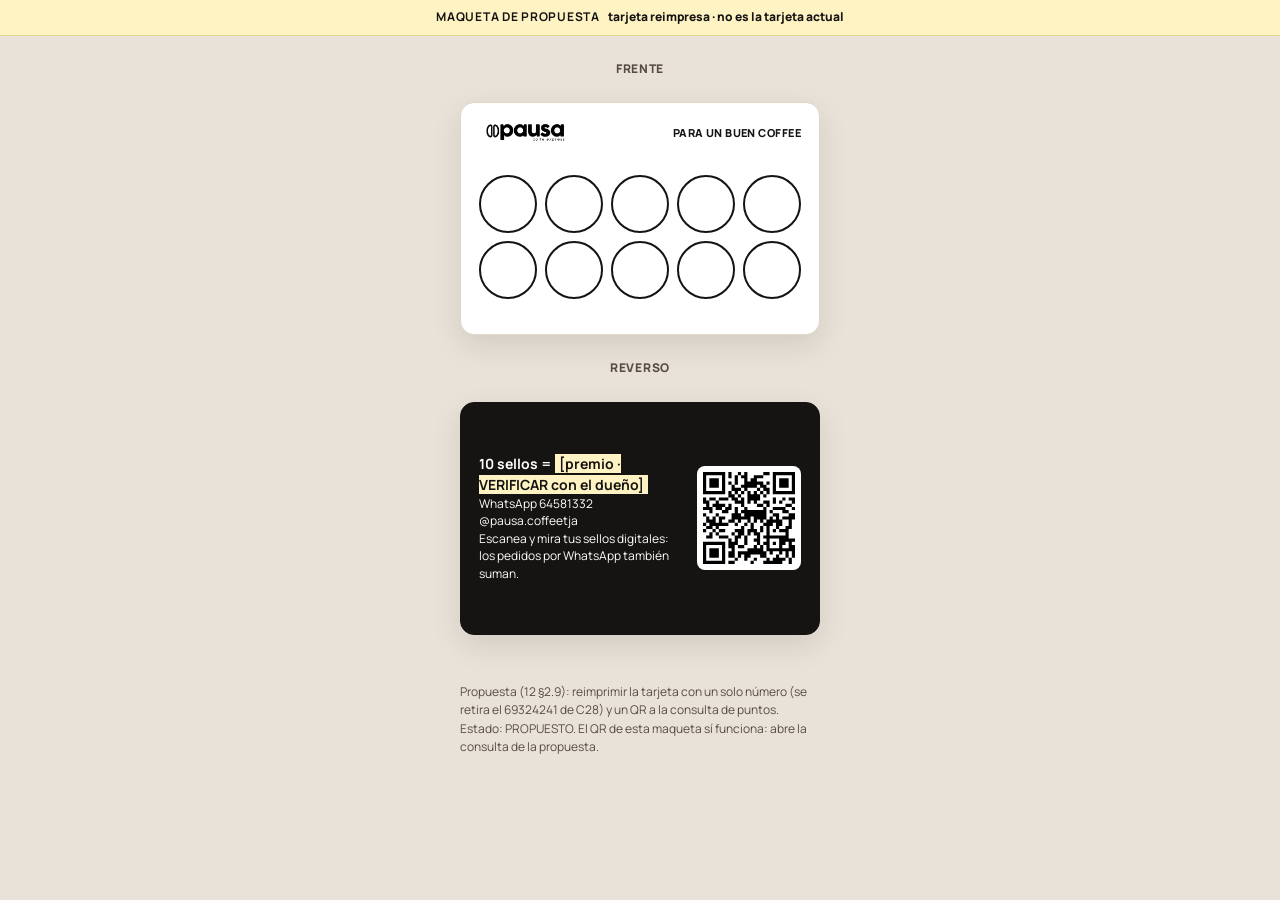
<file: maquetas/tarjeta.html>
<!doctype html>
<html lang="es-BO">
<head>
<meta charset="utf-8">
<meta name="viewport" content="width=device-width, initial-scale=1">
<title>Maqueta de propuesta · Tarjeta de sellos de Pausa</title>
<meta name="robots" content="noindex, nofollow">
<link rel="icon" href="../assets/icons/favicon-48.png" sizes="48x48">
<link rel="preload" href="../assets/fonts/manrope-latin-wght.woff2" as="font" type="font/woff2" crossorigin>
<link rel="stylesheet" href="../assets/css/base.css">
<link rel="stylesheet" href="maqueta.css">
<style>
  .cards { display: grid; gap: var(--s5); padding: var(--s5) 0; justify-items: center; }
  .sc { width: 100%; max-width: 360px; aspect-ratio: 85 / 55; border-radius: 14px; background: #fff; border: 1px solid var(--line); box-shadow: 0 10px 30px rgba(0,0,0,.10); padding: 16px 18px; display: grid; position: relative; }
  .sc--front { grid-template-rows: auto 1fr; gap: 10px; }
  .sc--front .top { display: flex; justify-content: space-between; align-items: center; }
  .sc--front .top img { width: 96px; height: auto; }
  .sc--front .top span { font-size: 11px; font-weight: 800; letter-spacing: .04em; }
  .dots { display: grid; grid-template-columns: repeat(5, 1fr); gap: 8px; align-content: center; }
  .dots i { aspect-ratio: 1; border-radius: 50%; border: 2px solid var(--ink); }
  .sc--back { grid-template-columns: 1fr 104px; gap: 12px; align-items: center; background: var(--ink); color: #fff; border-color: var(--ink); }
  .sc--back p { font-size: 12px; line-height: 1.45; }
  .sc--back b { font-size: 14px; }
  .qrbox { background: #fff; border-radius: 8px; padding: 6px; }
  .qrbox svg { width: 100%; height: auto; display: block; }
  .side { font-size: var(--fs-xs); font-weight: 800; color: var(--ink-2); text-transform: uppercase; letter-spacing: .06em; }
</style>
</head>
<body class="maqueta">
<div class="maqueta-label" role="note"><strong>Maqueta de propuesta</strong><span>tarjeta reimpresa · no es la tarjeta actual</span></div>
<div class="wrap">
  <div class="cards">
    <span class="side">Frente</span>
    <div class="sc sc--front" aria-label="Frente de la tarjeta de sellos">
      <div class="top"><img src="../assets/img/logo-negro-360.webp" width="360" height="98" alt="Pausa Coffee Express"><span>PARA UN BUEN COFFEE</span></div>
      <div class="dots" aria-hidden="true"><i></i><i></i><i></i><i></i><i></i><i></i><i></i><i></i><i></i><i></i></div>
    </div>
    <span class="side">Reverso</span>
    <div class="sc sc--back" aria-label="Reverso de la tarjeta de sellos">
      <div>
        <p><b>10 sellos = <span class="pendiente" style="color:var(--ink)">[premio · VERIFICAR con el dueño]</span></b></p>
        <p>WhatsApp 64581332<br>@pausa.coffeetja</p>
        <p>Escanea y mira tus sellos digitales: los pedidos por WhatsApp también suman.</p>
      </div>
      <div class="qrbox" id="qr" role="img" aria-label="QR a la consulta de puntos"></div>
    </div>
    <div class="foot-note" style="max-width:360px">
      <p>Propuesta (12 §2.9): reimprimir la tarjeta con un solo número (se retira el 69324241 de C28) y un QR a la consulta de puntos. Estado: PROPUESTO. El QR de esta maqueta sí funciona: abre la consulta de la propuesta.</p>
    </div>
  </div>
</div>
<script src="../assets/js/qrcode.js"></script>
<script>
  var q = qrcode(0, "M"); q.addData(new URL("../puntos.html", location.href).href); q.make();
  document.getElementById("qr").innerHTML = q.createSvgTag({ cellSize: 4, margin: 0, scalable: true });
</script>
</body>
</html>
</file>
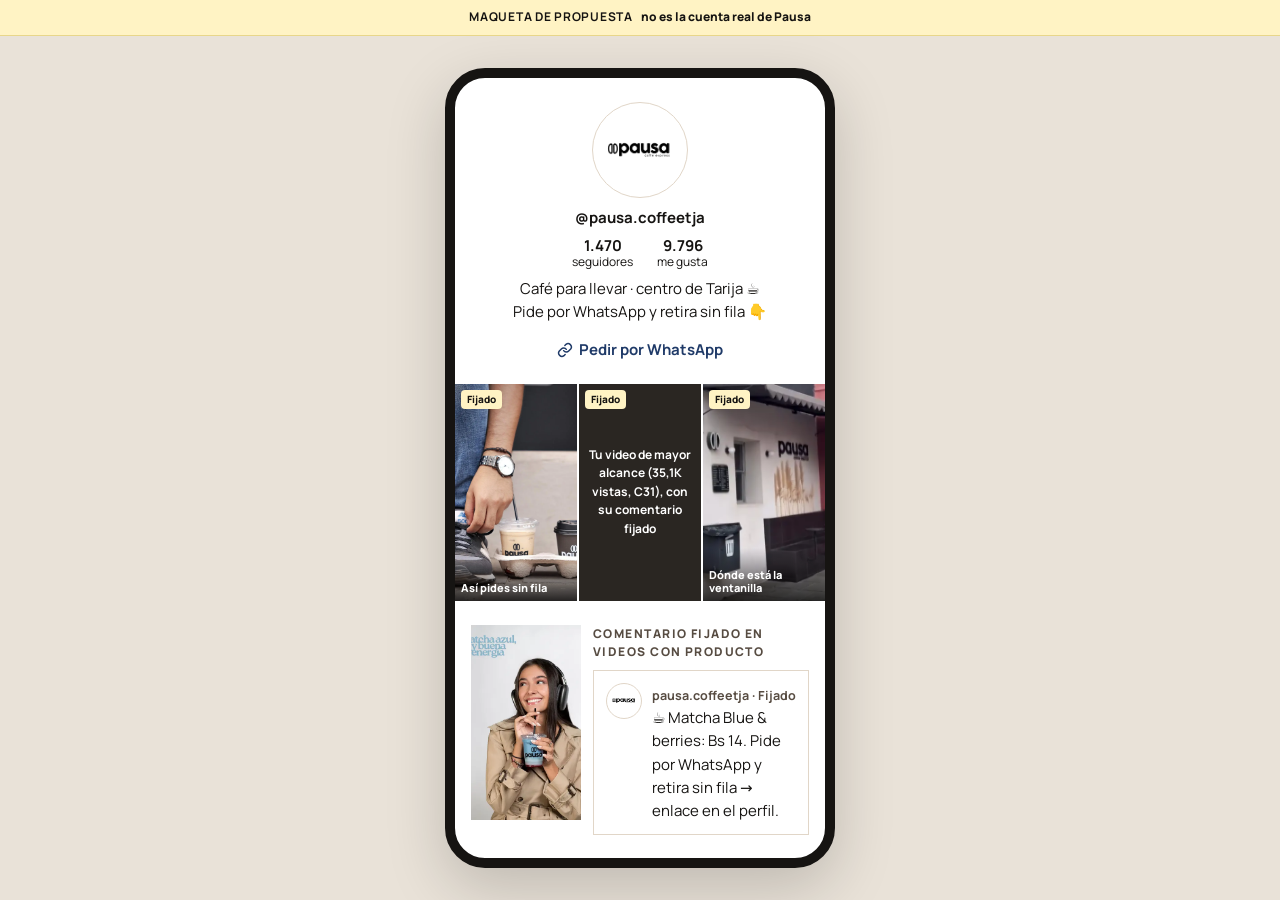
<file: maquetas/tiktok.html>
<!doctype html>
<html lang="es-BO">
<head>
<meta charset="utf-8">
<meta name="viewport" content="width=device-width, initial-scale=1, viewport-fit=cover">
<title>Maqueta de propuesta · Perfil de TikTok de Pausa</title>
<meta name="robots" content="noindex, nofollow">
<link rel="icon" href="../assets/icons/favicon-48.png" sizes="48x48">
<link rel="preload" href="../assets/fonts/manrope-latin-wght.woff2" as="font" type="font/woff2" crossorigin>
<link rel="stylesheet" href="../assets/css/base.css">
<link rel="stylesheet" href="maqueta.css">
<style>
  .tt-head { display: grid; justify-items: center; gap: var(--s2); text-align: center; padding-top: var(--s3); }
  .tt-head .avatar { width: 96px; height: 96px; }
  .tt-stats { display: flex; gap: var(--s5); justify-content: center; }
  .tt-stats div { display: grid; line-height: 1.2; }
  .tt-link { justify-content: center; }
  .vgrid { display: grid; grid-template-columns: repeat(3, 1fr); gap: 2px; margin: var(--s4) calc(-1 * var(--s4)) 0; }
  .v { position: relative; aspect-ratio: 9 / 16; background: var(--ink); overflow: hidden; color: #fff; }
  .v img { width: 100%; height: 100%; object-fit: cover; }
  .v .badge { position: absolute; top: 6px; left: 6px; background: #FFF3C4; color: var(--ink); font-size: 10px; font-weight: 800; border-radius: 4px; padding: 2px 6px; }
  .v .cap { position: absolute; left: 0; right: 0; bottom: 0; padding: 20px 6px 6px; background: linear-gradient(transparent, rgba(0,0,0,.8)); font-size: 11px; font-weight: 800; line-height: 1.2; }
  .v--text { display: grid; place-items: center; padding: 10px; text-align: center; font-size: 12px; font-weight: 700; background: #2A2622; }
  .comment { display: grid; grid-template-columns: 36px 1fr; gap: 10px; padding: var(--s3); border: 1px solid var(--line); border-radius: var(--radius); background: #fff; }
  .comment .mini { width: 36px; height: 36px; border-radius: 50%; border: 1px solid var(--line); display: grid; place-items: center; }
  .comment .mini img { width: 80%; }
  .comment small { color: var(--ink-2); font-weight: 700; }
  .detail { display: grid; grid-template-columns: 110px 1fr; gap: var(--s3); margin-top: var(--s5); align-items: start; }
  .detail > img { width: 110px; aspect-ratio: 9 / 16; object-fit: cover; border-radius: var(--radius-sm); }
</style>
</head>
<body class="maqueta">
<div class="maqueta-label" role="note"><strong>Maqueta de propuesta</strong><span>no es la cuenta real de Pausa</span></div>
<div class="stage"><div class="phone"><div class="screen">

  <div class="tt-head">
    <div class="avatar"><img src="../assets/img/logo-negro-180.webp" width="180" height="49" alt="Logo de Pausa"></div>
    <b>@pausa.coffeetja</b>
    <div class="tt-stats" aria-label="Cifras del perfil real (C31, 09/09/2026)">
      <div><b>1.470</b><span class="xsmall">seguidores</span></div>
      <div><b>9.796</b><span class="xsmall">me gusta</span></div>
    </div>
    <p>Café para llevar · centro de Tarija ☕<br>Pide por WhatsApp y retira sin fila 👇</p>
    <a class="p-link tt-link" data-wa="tiktok" href="#" target="_blank">
      <svg viewBox="0 0 24 24" fill="none" stroke="currentColor" stroke-width="2.2" stroke-linecap="round" stroke-linejoin="round" aria-hidden="true"><path d="M10 13a5 5 0 0 0 7.5.5l3-3a5 5 0 0 0-7-7l-1.7 1.7"/><path d="M14 11a5 5 0 0 0-7.5-.5l-3 3a5 5 0 0 0 7 7l1.7-1.7"/></svg>
      Pedir por WhatsApp
    </a>
  </div>

  <div class="vgrid" aria-label="Videos fijados">
    <div class="v"><img src="../assets/img/ig-historia-como-pedir-720.webp" width="720" height="1281" loading="lazy" alt=""><span class="badge">Fijado</span><span class="cap">Así pides sin fila</span></div>
    <div class="v v--text"><span class="badge">Fijado</span>Tu video de mayor alcance (35,1K vistas, C31), con su comentario fijado</div>
    <div class="v"><img src="../assets/img/ig-fijado-reel-360.webp" width="360" height="480" loading="lazy" alt=""><span class="badge">Fijado</span><span class="cap">Dónde está la ventanilla</span></div>
  </div>

  <div class="detail">
    <img src="../assets/img/tt-video-matcha-360.webp" width="360" height="640" loading="lazy" alt="Video del Matcha Blue & berries">
    <div class="grid" style="gap:var(--s2)">
      <span class="eyebrow">Comentario fijado en videos con producto</span>
      <div class="comment">
        <span class="mini"><img src="../assets/img/logo-negro-180.webp" width="180" height="49" alt=""></span>
        <div><small>pausa.coffeetja · Fijado</small><p>☕ Matcha Blue &amp; berries: Bs 14. Pide por WhatsApp y retira sin fila → enlace en el perfil.</p></div>
      </div>
    </div>
  </div>

  <div class="grid" style="gap:var(--s2);margin-top:var(--s5)">
    <span class="eyebrow">Respuesta propuesta cuando preguntan el precio (C10)</span>
    <div class="comment">
      <span class="mini"><img src="../assets/img/logo-negro-180.webp" width="180" height="49" alt=""></span>
      <div><small>pausa.coffeetja · responde</small><p>¡Hola! Está a Bs [precio] 😊 Puedes pedirlo por WhatsApp desde el enlace del perfil y retirarlo sin fila.</p></div>
    </div>
  </div>

  <div class="foot-note">
    <p>Maqueta de propuesta (EC2, UCB). El enlace del perfil abre el <b>número de demostración</b> con el texto «Hola, vi su TikTok y quiero hacer un pedido para retirar». Cifras del perfil: C31 (09/09/2026). Usuario exacto de TikTok: [VERIFICAR].</p>
    <p>Aplicarlo en la cuenta real depende del dueño: PROPUESTO. Estado de la maqueta: SIMULADO.</p>
  </div>
</div></div></div>
<script src="../assets/js/config.js" defer></script>
<script src="../assets/js/main.js" defer></script>
</body>
</html>
</file>
<file: assets/css/base.css>
/* =========================================================
   Sistema visual · Propuesta Pausa Coffee Express (EC2 UCB)
   Paleta tomada de las fotos reales: vasos negros y blancos,
   paredes blanco cálido, fondo arena de las sesiones, kraft.
   Lenguaje editorial: ángulos rectos, líneas finas, títulos en
   mayúsculas, fotos a todo el ancho. Sin sombras ni píldoras.
   ========================================================= */
@font-face {
  font-family: "Manrope";
  src: url("../fonts/manrope-latin-wght.woff2") format("woff2");
  font-weight: 400 800;
  font-display: swap;
}

:root {
  color-scheme: light;
  /* Neutros cálidos (base) */
  --paper: #F7F3EE;      /* blanco cálido de las paredes del local */
  --cream: #EFE7DC;      /* superficies y bandas */
  --sand: #DABA94;       /* arena de las sesiones: solo superficies y filetes, nunca texto */
  --line: #E1D6C8;       /* filetes suaves */
  /* Texto y contraste */
  --ink: #161412;        /* negro de los vasos y del logo */
  --ink-2: #574C42;      /* texto secundario (marrón café oscuro) */
  --on-ink: #FFFFFF;
  /* Acentos pequeños (solo puntos de estado) */
  --ok: #2E7D4F;
  --closed: #A4461F;

  --font: "Manrope", system-ui, -apple-system, "Segoe UI", Roboto, Arial, sans-serif;
  --fs-xs: 0.75rem;     /* 12 */
  --fs-sm: 0.9375rem;   /* 15 */
  --fs-md: 1.0625rem;   /* 17 */
  --fs-lg: clamp(1.6rem, 6vw, 2.4rem);
  --fs-xl: clamp(2.3rem, 10vw, 4.2rem);
  --track: 0.12em;      /* espaciado de etiquetas en mayúsculas */

  --s1: 4px; --s2: 8px; --s3: 12px; --s4: 16px; --s5: 24px; --s6: 32px; --s7: 56px; --s8: 88px;
  --radius: 0;
  --tap: 52px;           /* objetivo táctil mínimo (~1 cm) */
  --max: 1160px;
  --bar-h: 80px;
}

*, *::before, *::after { box-sizing: border-box; }
html { -webkit-text-size-adjust: 100%; }
body {
  margin: 0;
  background: var(--paper);
  color: var(--ink);
  font-family: var(--font);
  font-size: var(--fs-md);
  line-height: 1.55;
  -webkit-font-smoothing: antialiased;
}
img { display: block; max-width: 100%; height: auto; }
a { color: inherit; }
h1, h2, h3 { margin: 0; line-height: 1.02; }
h1 { font-size: var(--fs-xl); font-weight: 800; letter-spacing: -0.03em; text-transform: uppercase; }
h2 { font-size: var(--fs-lg); font-weight: 800; letter-spacing: -0.02em; text-transform: uppercase; }
h3 { font-size: var(--fs-md); font-weight: 800; letter-spacing: 0.02em; text-transform: uppercase; line-height: 1.2; }
p { margin: 0; }
:focus-visible { outline: 3px solid var(--ink); outline-offset: 3px; }

.wrap { max-width: var(--max); margin: 0 auto; padding: 0 var(--s4); }
@media (min-width: 900px) { .wrap { padding: 0 var(--s6); } }
.muted { color: var(--ink-2); }
.small { font-size: var(--fs-sm); }
.xsmall { font-size: var(--fs-xs); }
.visually-hidden { position: absolute; width: 1px; height: 1px; overflow: hidden; clip: rect(0 0 0 0); white-space: nowrap; }
.grid { display: grid; gap: var(--s3); }

/* Etiqueta en mayúsculas (kicker) */
.eyebrow { font-size: var(--fs-xs); font-weight: 800; letter-spacing: var(--track); text-transform: uppercase; color: var(--ink-2); }

/* ---------- Botones: rectos, en mayúsculas ---------- */
.btn {
  display: inline-flex; align-items: center; justify-content: center; gap: var(--s2);
  min-height: var(--tap); padding: 0 var(--s5);
  border-radius: 0; border: 2px solid var(--ink);
  font: 800 0.875rem/1.2 var(--font); letter-spacing: var(--track); text-transform: uppercase;
  text-decoration: none; text-align: center;
  cursor: pointer; -webkit-tap-highlight-color: transparent;
  transition: background-color .15s ease, color .15s ease;
}
.btn--primary { background: var(--ink); color: var(--on-ink); }
.btn--secondary { background: transparent; color: var(--ink); }
@media (hover: hover) {
  .btn--secondary:hover { background: var(--ink); color: var(--on-ink); }
  .btn--primary:hover { background: transparent; color: var(--ink); }
}
.btn--block { display: flex; width: 100%; }
.btn svg { width: 20px; height: 20px; flex: none; }

/* Enlace subrayado en mayúsculas */
.link-arrow {
  display: inline-flex; align-items: center; gap: var(--s2);
  min-height: 44px; font-size: 0.875rem; font-weight: 800; letter-spacing: var(--track); text-transform: uppercase;
  color: var(--ink); text-decoration: underline; text-underline-offset: 6px; text-decoration-thickness: 2px;
}

/* ---------- Barra fija inferior (CTA al alcance del pulgar) ---------- */
.bottom-bar {
  position: fixed; left: 0; right: 0; bottom: 0; z-index: 10;
  padding: var(--s3) var(--s4) calc(var(--s3) + env(safe-area-inset-bottom));
  background: var(--paper);
  border-top: 1px solid var(--ink);
}
.bottom-bar .btn { max-width: 560px; margin: 0 auto; }
.has-bar { padding-bottom: calc(var(--bar-h) + env(safe-area-inset-bottom)); }

/* ---------- Estado abierto/cerrado ---------- */
.status {
  display: inline-flex; align-items: center; gap: var(--s2);
  font-size: var(--fs-xs); font-weight: 800; letter-spacing: var(--track); text-transform: uppercase; color: var(--ink);
}
.status::before { content: ""; width: 8px; height: 8px; border-radius: 50%; background: var(--ink-2); flex: none; }
.status[data-open="true"]::before { background: var(--ok); }
.status[data-open="false"]::before { background: var(--closed); }

/* ---------- Nota de propuesta académica ---------- */
.note-propuesta { font-size: var(--fs-xs); color: var(--ink-2); font-weight: 700; }

/* ---------- Secciones y filetes ---------- */
.section { padding: var(--s7) 0 0; }
.hr { border: 0; border-top: 1px solid var(--ink); margin: 0; }
.card { background: transparent; border: 1px solid var(--ink); }
.card__body { padding: var(--s4); display: grid; gap: var(--s3); }
.tag {
  display: inline-block; font-size: var(--fs-xs); font-weight: 800; letter-spacing: var(--track); text-transform: uppercase;
  background: var(--ink); color: var(--on-ink); padding: 4px 8px;
}
.tag--light { background: transparent; color: var(--ink); border: 1px solid var(--ink); }

/* Pie común */
.footer { margin-top: var(--s7); padding: var(--s6) 0 var(--s5); border-top: 1px solid var(--ink); display: grid; gap: var(--s4); }
.footer ul { list-style: none; margin: 0; padding: 0; display: grid; gap: var(--s1); }
.footer a { display: inline-flex; align-items: center; min-height: 44px; font-weight: 700; }

/* Marcador editable de dato pendiente: visible e identificable */
.pendiente { background: #FFF3C4; color: var(--ink); padding: 0 4px; font-weight: 700; }

@media (prefers-reduced-motion: reduce) { * { transition: none !important; scroll-behavior: auto !important; } }
</file>
<file: maquetas/maqueta.css>
/* Maquetas de propuesta: marco de teléfono genérico, sin logotipos de plataformas */
body.maqueta { background: #E9E2D8; }
.maqueta-label {
  position: sticky; top: 0; z-index: 30;
  display: flex; align-items: center; justify-content: center; gap: var(--s2); flex-wrap: wrap;
  padding: 8px var(--s4); background: #FFF3C4; color: var(--ink);
  font-size: var(--fs-xs); font-weight: 800; text-align: center; border-bottom: 1px solid #E8D68A;
}
.maqueta-label strong { letter-spacing: .06em; text-transform: uppercase; }
.phone { background: #fff; min-height: 100vh; position: relative; overflow: hidden; }
@media (min-width: 520px) {
  .stage { padding: var(--s6) 0; }
  .phone { width: 390px; height: 800px; min-height: 0; margin: 0 auto; border-radius: 40px; border: 10px solid var(--ink); box-shadow: 0 20px 60px rgba(0,0,0,.18); display: flex; flex-direction: column; }
  .phone > .screen { flex: 1; overflow-y: auto; }
  .phone > .story { position: absolute; }
}
body.lock { overflow: hidden; }
.screen { padding: var(--s3) var(--s4) var(--s6); font-size: var(--fs-sm); }
.p-top { display: flex; align-items: center; justify-content: space-between; min-height: 44px; font-weight: 800; font-size: var(--fs-md); }
.p-head { display: grid; grid-template-columns: 86px 1fr; gap: var(--s4); align-items: center; margin: var(--s2) 0 var(--s3); }
.avatar { width: 86px; height: 86px; border-radius: 50%; border: 1px solid var(--line); background: #fff; display: grid; place-items: center; overflow: hidden; }
.avatar img { width: 80%; height: auto; }
.stats { display: flex; gap: var(--s5); }
.stats div { display: grid; text-align: center; line-height: 1.2; }
.stats b { font-size: var(--fs-md); }
.p-bio { display: grid; gap: 2px; line-height: 1.4; }
.p-bio .cat { color: var(--ink-2); }
.p-link { display: inline-flex; align-items: center; gap: 6px; font-weight: 700; color: #1F3A68; min-height: 36px; text-decoration: none; }
.p-link svg { width: 16px; height: 16px; flex: none; }
.p-actions { display: grid; grid-template-columns: 1fr 1fr; gap: var(--s2); margin: var(--s3) 0; }
.p-btn { min-height: 44px; border-radius: 10px; border: 0; background: #EFEFEF; color: var(--ink); font: 700 var(--fs-sm)/1 var(--font); display: inline-flex; align-items: center; justify-content: center; gap: 6px; text-decoration: none; }
.p-btn--dark { background: var(--ink); color: #fff; }
.p-btn svg { width: 18px; height: 18px; }
.hl-row { display: flex; gap: 12px; overflow-x: auto; padding: var(--s2) 0 var(--s3); scrollbar-width: none; }
.hl-row::-webkit-scrollbar { display: none; }
.hl { flex: none; width: 70px; display: grid; justify-items: center; gap: 6px; background: none; border: 0; padding: 0; font: 600 var(--fs-xs)/1.2 var(--font); color: var(--ink); cursor: pointer; }
.hl span.ring { width: 66px; height: 66px; border-radius: 50%; padding: 3px; border: 1.5px solid #C9C9C9; background: #fff; }
.hl img { width: 100%; height: 100%; border-radius: 50%; object-fit: cover; }
.grid3 { display: grid; grid-template-columns: repeat(3, 1fr); gap: 2px; margin: var(--s3) calc(-1 * var(--s4)) 0; }
.tile { position: relative; aspect-ratio: 3 / 4; overflow: hidden; background: #ddd; }
.tile img { width: 100%; height: 100%; object-fit: cover; }
.tile .pin { position: absolute; top: 6px; right: 6px; width: 18px; height: 18px; color: #fff; filter: drop-shadow(0 1px 2px rgba(0,0,0,.6)); }
.tile .cap { position: absolute; left: 0; right: 0; bottom: 0; padding: 18px 6px 6px; background: linear-gradient(transparent, rgba(0,0,0,.78)); color: #fff; font-size: 11px; font-weight: 800; line-height: 1.2; }
.foot-note { margin-top: var(--s5); font-size: var(--fs-xs); color: var(--ink-2); display: grid; gap: var(--s2); }

/* Visor de historias */
.story { position: fixed; inset: 0; z-index: 40; background: #111; color: #fff; display: none; flex-direction: column; }
.story.open { display: flex; }
.story__bars { display: flex; gap: 4px; padding: 10px 10px 0; }
.story__bars i { flex: 1; height: 3px; border-radius: 2px; background: rgba(255,255,255,.35); }
.story__bars i.on { background: #fff; }
.story__head { display: flex; align-items: center; gap: 8px; padding: 8px 10px; font-weight: 700; font-size: var(--fs-sm); }
.story__head .mini { width: 30px; height: 30px; border-radius: 50%; background: #fff; display: grid; place-items: center; }
.story__head .mini img { width: 80%; }
.story__head .chip { margin-left: auto; white-space: nowrap; background: #FFF3C4; color: var(--ink); font-size: 11px; font-weight: 800; border-radius: 999px; padding: 3px 8px; }
.story__close { width: 44px; height: 44px; border: 0; background: none; color: #fff; font-size: 28px; line-height: 1; cursor: pointer; }
.story__body { position: relative; flex: 1; overflow: hidden; background: #DABA94; }
.story__body img { width: 100%; height: 100%; object-fit: cover; }
.story__body img.contain { object-fit: contain; }
.story__nav { position: absolute; top: 0; bottom: 0; width: 35%; border: 0; background: transparent; z-index: 1; cursor: pointer; }
.story__nav--prev { left: 0; } .story__nav--next { right: 0; }
.story__over { position: absolute; left: 12px; right: 12px; bottom: 22px; z-index: 2; display: grid; gap: 10px; justify-items: center; text-align: center; pointer-events: none; }
.story__text { background: rgba(22,20,18,.86); color: #fff; border-radius: 12px; padding: 10px 14px; font-weight: 700; line-height: 1.35; white-space: pre-line; }
.story__title { background: #fff; color: var(--ink); border-radius: 12px; padding: 8px 14px; font-weight: 800; font-size: var(--fs-md); }
.sticker { pointer-events: auto; display: inline-flex; align-items: center; gap: 8px; min-height: 48px; padding: 0 18px; border-radius: 12px; background: #fff; color: #1F3A68; font: 800 var(--fs-md)/1 var(--font); text-decoration: none; box-shadow: 0 4px 14px rgba(0,0,0,.25); }
.sticker svg { width: 20px; height: 20px; }
</file>
